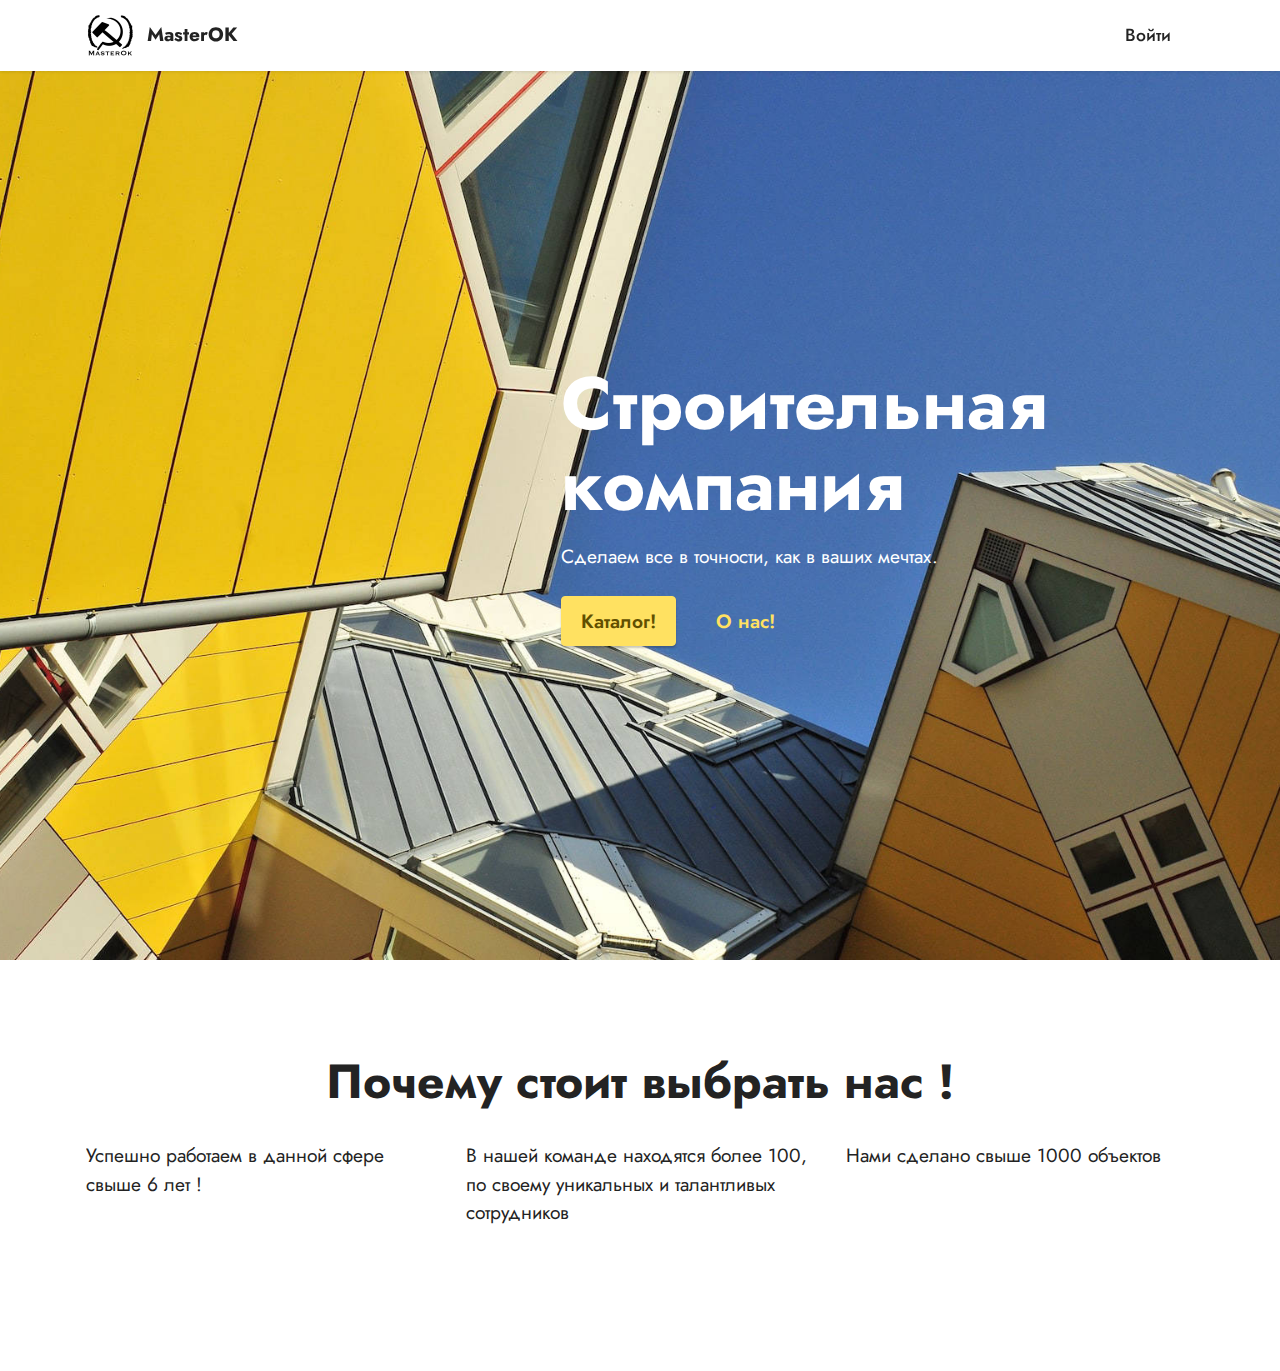
<file: index.html>
<!DOCTYPE html>
<html  >
<head>
  
  <meta charset="UTF-8">
  <meta http-equiv="X-UA-Compatible" content="IE=edge">
  <meta name="generator" content="Mobirise v5.3.10, mobirise.com">
  <meta name="viewport" content="width=device-width, initial-scale=1, minimum-scale=1">
  <link rel="shortcut icon" href="assets/images/img-361-96x96.png" type="image/x-icon">
  <meta name="description" content="">
  
  
  <title>Home</title>
  <link rel="stylesheet" href="assets/web/assets/mobirise-icons2/mobirise2.css">
  <link rel="stylesheet" href="assets/tether/tether.min.css">
  <link rel="stylesheet" href="assets/bootstrap/css/bootstrap.min.css">
  <link rel="stylesheet" href="assets/bootstrap/css/bootstrap-grid.min.css">
  <link rel="stylesheet" href="assets/bootstrap/css/bootstrap-reboot.min.css">
  <link rel="stylesheet" href="assets/dropdown/css/style.css">
  <link rel="stylesheet" href="assets/socicon/css/styles.css">
  <link rel="stylesheet" href="assets/theme/css/style.css">
  <link rel="preload" href="https://fonts.googleapis.com/css2?family=Jost:ital,wght@0,400;0,700;1,400;1,700&display=swap&display=swap" as="style" onload="this.onload=null;this.rel='stylesheet'">
  <noscript><link rel="stylesheet" href="https://fonts.googleapis.com/css2?family=Jost:ital,wght@0,400;0,700;1,400;1,700&display=swap&display=swap"></noscript>
  <link rel="preload" as="style" href="assets/mobirise/css/mbr-additional.css"><link rel="stylesheet" href="assets/mobirise/css/mbr-additional.css" type="text/css">
  
  
  
  
</head>
<body>
  
  <section class="menu menu1 cid-ty0rxI6Iwn" once="menu" id="menu1-2">
    

    <nav class="navbar navbar-dropdown navbar-fixed-top navbar-expand-lg">
        <div class="container">
            <div class="navbar-brand">
                <span class="navbar-logo">
                    <a href="index.html">
                        <img src="assets/images/img-361-96x96.png" alt="Anton" style="height: 3rem;">
                    </a>
                </span>
                <span class="navbar-caption-wrap"><a class="navbar-caption text-black text-primary display-7" href="index.html">MasterOK</a></span>
            </div>
            <button class="navbar-toggler" type="button" data-toggle="collapse" data-target="#navbarSupportedContent" aria-controls="navbarNavAltMarkup" aria-expanded="false" aria-label="Toggle navigation">
                <div class="hamburger">
                    <span></span>
                    <span></span>
                    <span></span>
                    <span></span>
                </div>
            </button>
            <div class="collapse navbar-collapse" id="navbarSupportedContent">
                <ul class="navbar-nav nav-dropdown nav-right" data-app-modern-menu="true"><li class="nav-item"><a class="nav-link link text-black text-primary display-4" href="page2.html">Войти</a>
                    </li></ul>
                
                
            </div>
        </div>
    </nav>
</section>

<section class="header5 cid-ty0njsS6IJ mbr-fullscreen" id="header5-0">

    

    

    <div class="container">
        <div class="row justify-content-end">
            <div class="col-12 col-lg-7">
                <h1 class="mbr-section-title mbr-fonts-style mbr-white mb-3 display-1"><strong>Строительная&nbsp; компания&nbsp;</strong></h1>
                
                <p class="mbr-text mbr-fonts-style mbr-white display-7">Сделаем все в точности, как в ваших мечтах.</p>
                <div class="mbr-section-btn mt-3"><a class="btn btn-warning display-7" href="page3.html">Каталог!</a>
                    <a class="btn btn-warning-outline display-7" href="page1.html" target="_blank">О нас!</a></div>
            </div>
        </div>
    </div>
</section>

<section class="features17 cid-ty63xZftC5" id="features18-5">

    

    
    <div class="container">
        <div class="mbr-section-head">
            <div class="col-12">
                <h4 class="mbr-section-title mbr-fonts-style align-center mb-0 display-2"><strong>Почему стоит выбрать нас !</strong></h4>
                
            </div>
        </div>
        <div class="row mt-4">
            <div class="col-12 col-md-6 col-lg-4">
                <div class="card-wrapper mb-4">
                    <div class="card-box align-left">
                        
                        <p class="mbr-text mbr-fonts-style mb-3 display-7">Успешно работаем в данной сфере свыше 6 лет !&nbsp;</p><div class="link-wrap">
                                <h6 class="link mbr-fonts-style align-left display-4"></h6>
                            </div>
                    </div>
                </div>
            </div>
            <div class="col-12 col-md-6 col-lg-4">
                <div class="card-wrapper mb-4">
                    <div class="card-box align-left">
                        
                        <p class="mbr-text mbr-fonts-style mb-3 display-7">В нашей команде находятся более 100, по своему уникальных и талантливых сотрудников&nbsp;</p><div class="link-wrap">
                                <h6 class="link mbr-fonts-style align-left display-4"></h6>
                            </div>
                    </div>
                </div>
            </div>
            <div class="col-12 col-md-6 col-lg-4">
                <div class="card-wrapper mb-4">
                    <div class="card-box align-left">
                        
                        <p class="mbr-text mbr-fonts-style mb-3 display-7">Нами сделано свыше 1000 объектов</p><div class="link-wrap">
                                <h6 class="link mbr-fonts-style align-left display-4"></h6>
                            </div>
                    </div>
                </div>
            </div>
            
        </div>
    </div>
</section>  
  
  
</body>
</html>
</file>
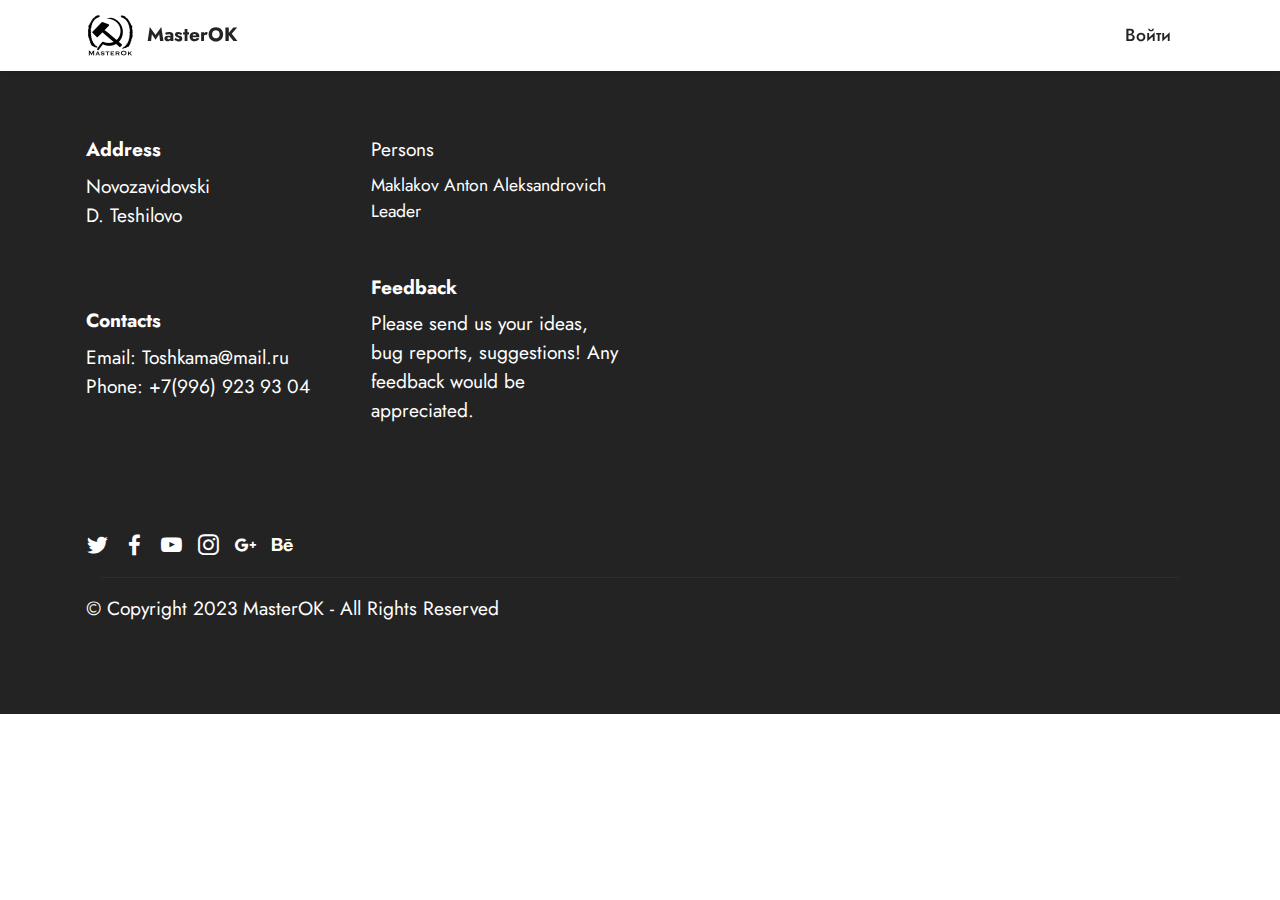
<file: page1.html>
<!DOCTYPE html>
<html  >
<head>

  <meta charset="UTF-8">
  <meta http-equiv="X-UA-Compatible" content="IE=edge">
  <meta name="generator" content="Mobirise v5.3.10, mobirise.com">
  <meta name="viewport" content="width=device-width, initial-scale=1, minimum-scale=1">
  <link rel="shortcut icon" href="assets/images/img-361-96x96.png" type="image/x-icon">
  <meta name="description" content="">
  
  
  <title>O нас !</title>
  <link rel="stylesheet" href="assets/tether/tether.min.css">
  <link rel="stylesheet" href="assets/bootstrap/css/bootstrap.min.css">
  <link rel="stylesheet" href="assets/bootstrap/css/bootstrap-grid.min.css">
  <link rel="stylesheet" href="assets/bootstrap/css/bootstrap-reboot.min.css">
  <link rel="stylesheet" href="assets/dropdown/css/style.css">
  <link rel="stylesheet" href="assets/socicon/css/styles.css">
  <link rel="stylesheet" href="assets/theme/css/style.css">
  <link rel="preload" href="https://fonts.googleapis.com/css2?family=Jost:ital,wght@0,400;0,700;1,400;1,700&display=swap&display=swap" as="style" onload="this.onload=null;this.rel='stylesheet'">
  <noscript><link rel="stylesheet" href="https://fonts.googleapis.com/css2?family=Jost:ital,wght@0,400;0,700;1,400;1,700&display=swap&display=swap"></noscript>
  <link rel="preload" as="style" href="assets/mobirise/css/mbr-additional.css"><link rel="stylesheet" href="assets/mobirise/css/mbr-additional.css" type="text/css">
  
  
  
  
</head>
<body>
  
  <section class="menu menu1 cid-ty0rxI6Iwn" once="menu" id="menu1-2">
    

    <nav class="navbar navbar-dropdown navbar-fixed-top navbar-expand-lg">
        <div class="container">
            <div class="navbar-brand">
                <span class="navbar-logo">
                    <a href="index.html">
                        <img src="assets/images/img-361-96x96.png" alt="Anton" style="height: 3rem;">
                    </a>
                </span>
                <span class="navbar-caption-wrap"><a class="navbar-caption text-black text-primary display-7" href="index.html">MasterOK</a></span>
            </div>
            <button class="navbar-toggler" type="button" data-toggle="collapse" data-target="#navbarSupportedContent" aria-controls="navbarNavAltMarkup" aria-expanded="false" aria-label="Toggle navigation">
                <div class="hamburger">
                    <span></span>
                    <span></span>
                    <span></span>
                    <span></span>
                </div>
            </button>
            <div class="collapse navbar-collapse" id="navbarSupportedContent">
                <ul class="navbar-nav nav-dropdown nav-right" data-app-modern-menu="true"><li class="nav-item"><a class="nav-link link text-black text-primary display-4" href="page2.html">Войти</a>
                    </li></ul>
                
                
            </div>
        </div>
    </nav>
</section>

<section class="footer6 cid-ty0okmnjkt" once="footers" id="footer6-1">

    

    

    <div class="container">
        <div class="row content mbr-white">
            <div class="col-12 col-md-3 mbr-fonts-style display-7">
                <h5 class="mbr-section-subtitle mbr-fonts-style mb-2 display-7">
                    <strong>Address</strong>
                </h5>
                <p class="mbr-text mbr-fonts-style display-7">Novozavidovski&nbsp;<br>D. Teshilovo</p> <br>
                <h5 class="mbr-section-subtitle mbr-fonts-style mb-2 mt-4 display-7">
                    <strong>Contacts</strong>
                </h5>
                <p class="mbr-text mbr-fonts-style mb-4 display-7">
                    Email: Toshkama@mail.ru<br>
                    Phone: +7(996) 923 93 04<br><br></p>
            </div>
            <div class="col-12 col-md-3 mbr-fonts-style display-7">
                <h5 class="mbr-section-subtitle mbr-fonts-style mb-2 display-7">Persons</h5>
                <ul class="list mbr-fonts-style mb-4 display-4">Maklakov Anton Aleksandrovich<br>Leader</ul>
                <h5 class="mbr-section-subtitle mbr-fonts-style mb-2 mt-5 display-7">
                    <strong>Feedback</strong>
                </h5>
                <p class="mbr-text mbr-fonts-style mb-4 display-7">
                    Please send us your ideas, bug reports, suggestions! Any feedback would be appreciated.
                </p>
            </div>
            <div class="col-12 col-md-6">
                <div class="google-map"><iframe frameborder="0" style="border:0" src="https://www.google.com/maps/embed?pb=!1m18!1m12!1m3!1d2198.0012865325684!2d36.44157575168506!3d56.571042835959425!2m3!1f0!2f0!3f0!3m2!1i1024!2i768!4f13.1!3m3!1m2!1s0x46b5cb09a0fa94e9%3A0xb7935eda4debd01c!2z0KLQtdGI0LjQu9C-0LLQviwg0KLQstC10YDRgdC60LDRjyDQvtCx0LsuLCAxNzEyNzA!5e0!3m2!1sru!2sru!4v1678361558744!5m2!1sru!2sru" allowfullscreen=""></iframe></div>
            </div>
            <div class="col-md-6">
                <div class="social-list align-left">
                    <div class="soc-item">
                        
                            <span class="mbr-iconfont mbr-iconfont-social socicon-twitter socicon"></span>
                        
                    </div>
                    <div class="soc-item">
                        
                            <span class="mbr-iconfont mbr-iconfont-social socicon-facebook socicon"></span>
                        
                    </div>
                    <div class="soc-item">
                        
                            <span class="mbr-iconfont mbr-iconfont-social socicon-youtube socicon"></span>
                        
                    </div>
                    <div class="soc-item">
                        
                            <span class="mbr-iconfont mbr-iconfont-social socicon-instagram socicon"></span>
                        
                    </div>
                    <div class="soc-item">
                        
                            <span class="mbr-iconfont mbr-iconfont-social socicon-googleplus socicon"></span>
                        
                    </div>
                    <div class="soc-item">
                        
                            <span class="mbr-iconfont mbr-iconfont-social socicon-behance socicon"></span>
                        
                    </div>
                </div>
            </div>
        </div>
        <div class="footer-lower">
            <div class="media-container-row">
                <div class="col-sm-12">
                    <hr>
                </div>
            </div>
            <div class="col-sm-12 copyright pl-0">
                <p class="mbr-text mbr-fonts-style mbr-white display-7">
                    © Copyright 2023 MasterOK - All Rights Reserved
                </p>
            </div>
        </div>
    </div>
</section>  
  
  
</body>
</html>
</file>
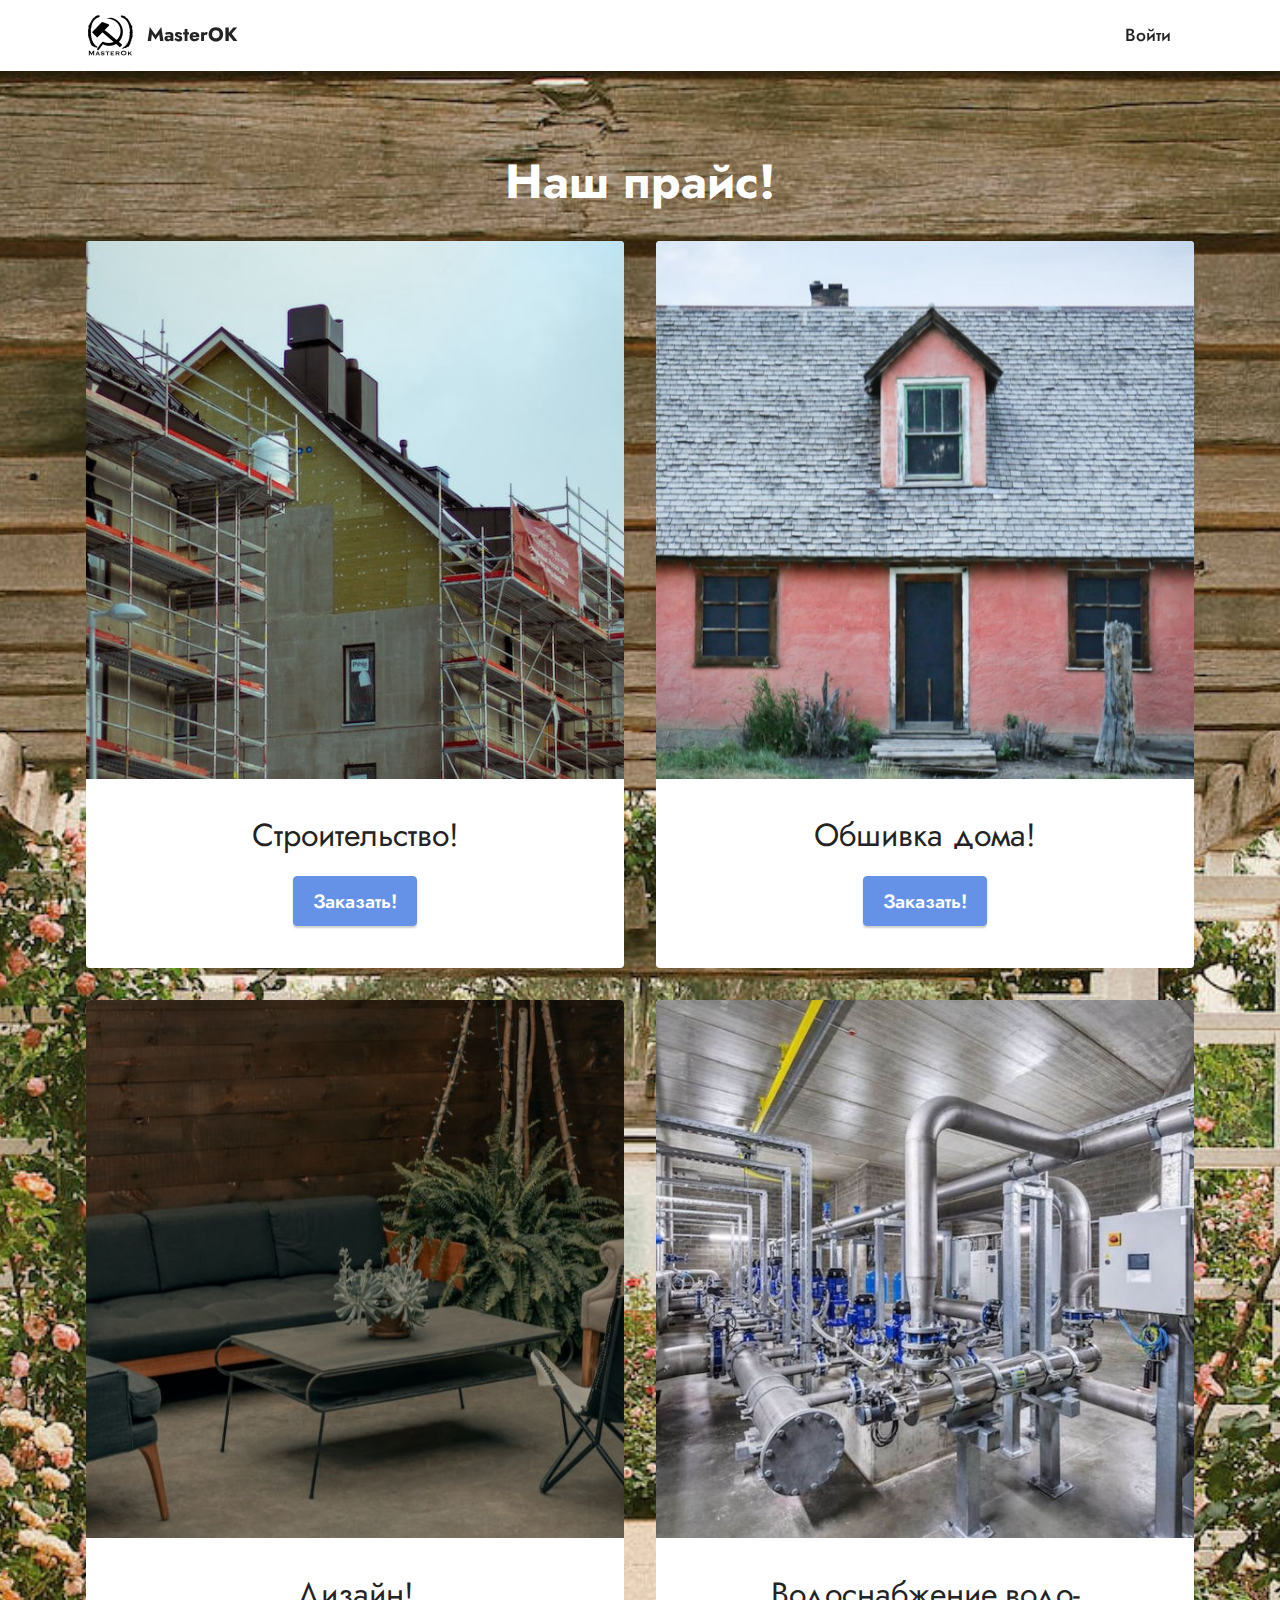
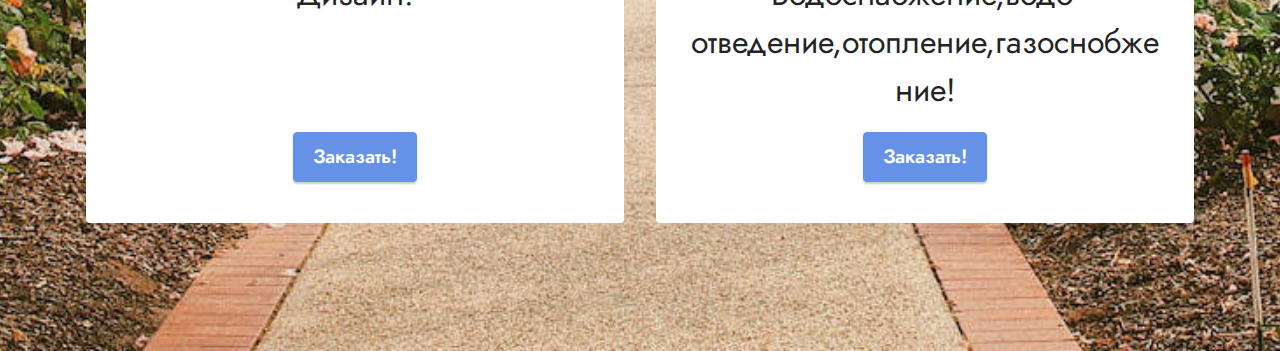
<file: page3.html>
<!DOCTYPE html>
<html  >
<head>
 
  <meta charset="UTF-8">
  <meta http-equiv="X-UA-Compatible" content="IE=edge">
  <meta name="generator" content="Mobirise v5.3.10, mobirise.com">
  <meta name="viewport" content="width=device-width, initial-scale=1, minimum-scale=1">
  <link rel="shortcut icon" href="assets/images/img-361-96x96.png" type="image/x-icon">
  <meta name="description" content="">
  
  
  <title>Katalog</title>
  <link rel="stylesheet" href="assets/tether/tether.min.css">
  <link rel="stylesheet" href="assets/bootstrap/css/bootstrap.min.css">
  <link rel="stylesheet" href="assets/bootstrap/css/bootstrap-grid.min.css">
  <link rel="stylesheet" href="assets/bootstrap/css/bootstrap-reboot.min.css">
  <link rel="stylesheet" href="assets/dropdown/css/style.css">
  <link rel="stylesheet" href="assets/socicon/css/styles.css">
  <link rel="stylesheet" href="assets/theme/css/style.css">
  <link rel="preload" href="https://fonts.googleapis.com/css2?family=Jost:ital,wght@0,400;0,700;1,400;1,700&display=swap&display=swap" as="style" onload="this.onload=null;this.rel='stylesheet'">
  <noscript><link rel="stylesheet" href="https://fonts.googleapis.com/css2?family=Jost:ital,wght@0,400;0,700;1,400;1,700&display=swap&display=swap"></noscript>
  <link rel="preload" as="style" href="assets/mobirise/css/mbr-additional.css"><link rel="stylesheet" href="assets/mobirise/css/mbr-additional.css" type="text/css">
  
  
  
  
</head>
<body>
  
  <section class="menu menu1 cid-ty0rxI6Iwn" once="menu" id="menu1-3">
    

    <nav class="navbar navbar-dropdown navbar-fixed-top navbar-expand-lg">
        <div class="container">
            <div class="navbar-brand">
                <span class="navbar-logo">
                    <a href="index.html">
                        <img src="assets/images/img-361-96x96.png" alt="Anton" style="height: 3rem;">
                    </a>
                </span>
                <span class="navbar-caption-wrap"><a class="navbar-caption text-black text-primary display-7" href="index.html">MasterOK</a></span>
            </div>
            <button class="navbar-toggler" type="button" data-toggle="collapse" data-target="#navbarSupportedContent" aria-controls="navbarNavAltMarkup" aria-expanded="false" aria-label="Toggle navigation">
                <div class="hamburger">
                    <span></span>
                    <span></span>
                    <span></span>
                    <span></span>
                </div>
            </button>
            <div class="collapse navbar-collapse" id="navbarSupportedContent">
                <ul class="navbar-nav nav-dropdown nav-right" data-app-modern-menu="true"><li class="nav-item"><a class="nav-link link text-black text-primary display-4" href="page2.html">Войти</a>
                    </li></ul>
                
                
            </div>
        </div>
    </nav>
</section>

<section class="gallery2 cid-ty0st6smGZ" id="gallery2-4">
    
    
    <div class="container">
        <div class="mbr-section-head">
            <h4 class="mbr-section-title mbr-fonts-style align-center mb-0 display-2"><strong>Наш прайс!</strong><strong><br></strong></h4>
            
        </div>
        <div class="row mt-4">
            <div class="item features-image сol-12 col-md-6 col-lg-6">
                <div class="item-wrapper">
                    <div class="item-img">
                        <img src="assets/images/mbr-720x1080.jpeg" alt="">
                    </div>
                    <div class="item-content">
                        <h5 class="item-title mbr-fonts-style display-5">Строительство!</h5>
                        
                        
                    </div>
                    <div class="mbr-section-btn item-footer mt-2"><a href="page4.html" class="btn btn-primary item-btn display-7" target="_blank">Заказать!</a></div>
                </div>
            </div>
            <div class="item features-image сol-12 col-md-6 col-lg-6">
                <div class="item-wrapper">
                    <div class="item-img">
                        <img src="assets/images/mbr-1076x717.jpeg" alt="">
                    </div>
                    <div class="item-content">
                        <h5 class="item-title mbr-fonts-style display-5">Обшивка дома!</h5>
                        
                        
                    </div>
                    <div class="mbr-section-btn item-footer mt-2"><a href="page4.html" class="btn btn-primary item-btn display-7" target="_blank">Заказать!</a></div>
                </div>
            </div>
            <div class="item features-image сol-12 col-md-6 col-lg-6">
                <div class="item-wrapper">
                    <div class="item-img">
                        <img src="assets/images/mbr-1-1076x717.jpeg" alt="">
                    </div>
                    <div class="item-content">
                        <h5 class="item-title mbr-fonts-style display-5">Дизайн!</h5>
                        
                        
                    </div>
                    <div class="mbr-section-btn item-footer mt-2"><a href="page4.html" class="btn btn-primary item-btn display-7" target="_blank">Заказать!</a></div>
                </div>
            </div>
            <div class="item features-image сol-12 col-md-6 col-lg-6">
                <div class="item-wrapper">
                    <div class="item-img">
                        <img src="assets/images/supply-1076x718.jpeg" alt="" title="">
                    </div>
                    <div class="item-content">
                        <h5 class="item-title mbr-fonts-style display-5">Водоснабжение,водо-отведение,отопление,газоснобжение!</h5>
                        
                        
                    </div>
                    <div class="mbr-section-btn item-footer mt-2"><a href="page4.html" class="btn btn-primary item-btn display-7" target="_blank">Заказать!</a></div>
                </div>
            </div>
        </div>
    </div>
</section>  
  
  
</body>
</html>
</file>
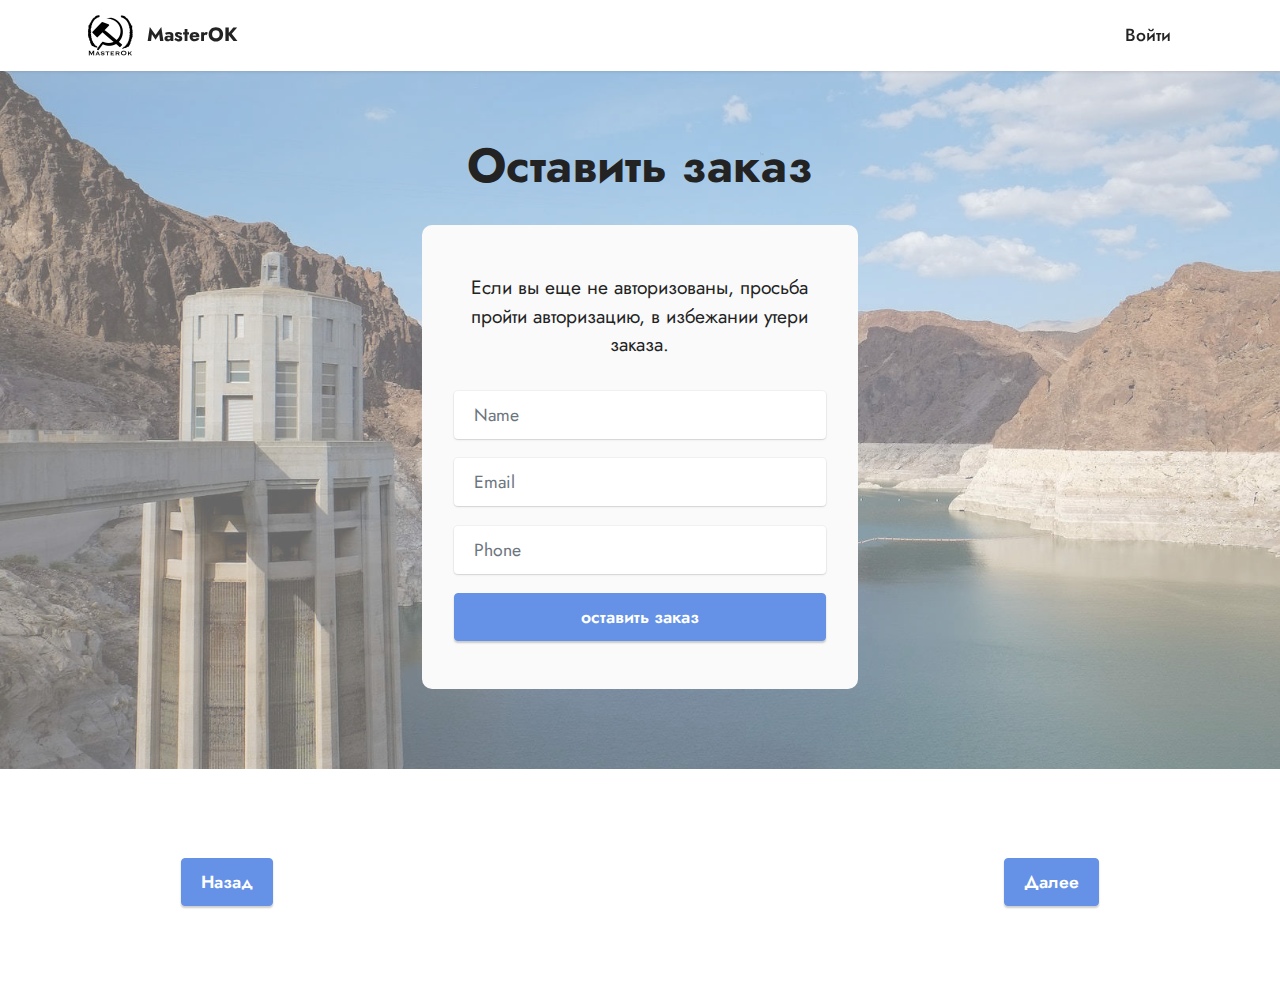
<file: page4.html>
<!DOCTYPE html>
<html  >
<head>
  
  <meta charset="UTF-8">
  <meta http-equiv="X-UA-Compatible" content="IE=edge">
  <meta name="generator" content="Mobirise v5.3.10, mobirise.com">
  <meta name="viewport" content="width=device-width, initial-scale=1, minimum-scale=1">
  <link rel="shortcut icon" href="assets/images/img-361-96x96.png" type="image/x-icon">
  <meta name="description" content="">
  
  
  <title>заказ</title>
  <link rel="stylesheet" href="assets/tether/tether.min.css">
  <link rel="stylesheet" href="assets/bootstrap/css/bootstrap.min.css">
  <link rel="stylesheet" href="assets/bootstrap/css/bootstrap-grid.min.css">
  <link rel="stylesheet" href="assets/bootstrap/css/bootstrap-reboot.min.css">
  <link rel="stylesheet" href="assets/dropdown/css/style.css">
  <link rel="stylesheet" href="assets/formstyler/jquery.formstyler.css">
  <link rel="stylesheet" href="assets/formstyler/jquery.formstyler.theme.css">
  <link rel="stylesheet" href="assets/datepicker/jquery.datetimepicker.min.css">
  <link rel="stylesheet" href="assets/socicon/css/styles.css">
  <link rel="stylesheet" href="assets/theme/css/style.css">
  <link rel="preload" href="https://fonts.googleapis.com/css2?family=Jost:ital,wght@0,400;0,700;1,400;1,700&display=swap&display=swap" as="style" onload="this.onload=null;this.rel='stylesheet'">
  <noscript><link rel="stylesheet" href="https://fonts.googleapis.com/css2?family=Jost:ital,wght@0,400;0,700;1,400;1,700&display=swap&display=swap"></noscript>
  <link rel="preload" as="style" href="assets/mobirise/css/mbr-additional.css"><link rel="stylesheet" href="assets/mobirise/css/mbr-additional.css" type="text/css">
  
  
  
  
</head>
<body>
  
  <section class="menu menu1 cid-ty0rxI6Iwn" once="menu" id="menu1-6">
    

    <nav class="navbar navbar-dropdown navbar-fixed-top navbar-expand-lg">
        <div class="container">
            <div class="navbar-brand">
                <span class="navbar-logo">
                    <a href="index.html">
                        <img src="assets/images/img-361-96x96.png" alt="Anton" style="height: 3rem;">
                    </a>
                </span>
                <span class="navbar-caption-wrap"><a class="navbar-caption text-black text-primary display-7" href="index.html">MasterOK</a></span>
            </div>
            <button class="navbar-toggler" type="button" data-toggle="collapse" data-target="#navbarSupportedContent" aria-controls="navbarNavAltMarkup" aria-expanded="false" aria-label="Toggle navigation">
                <div class="hamburger">
                    <span></span>
                    <span></span>
                    <span></span>
                    <span></span>
                </div>
            </button>
            <div class="collapse navbar-collapse" id="navbarSupportedContent">
                <ul class="navbar-nav nav-dropdown nav-right" data-app-modern-menu="true"><li class="nav-item"><a class="nav-link link text-black text-primary display-4" href="page2.html">Войти</a>
                    </li></ul>
                
                
            </div>
        </div>
    </nav>
</section>

<section class="form7 cid-ty64EthjHg" id="form7-7">
    
    <div class="mbr-overlay"></div>
    <div class="container">
        <div class="mbr-section-head">
            <h3 class="mbr-section-title mbr-fonts-style align-center mb-0 display-2"><strong>Оставить заказ</strong></h3>
            
        </div>
        <div class="row justify-content-center mt-4">
            <div class="col-lg-8 mx-auto mbr-form" data-form-type="formoid">
                <form action="https://mobirise.eu/" method="POST" class="mbr-form form-with-styler mx-auto" data-form-title="Form Name"><input type="hidden" name="email" data-form-email="true" value="m9OhFKPRrCSZ7E3HJGNCsdK8RmislGiNTUg8AVzYyZcXAOjKe7cRakTnIR3OHEMidETqMTht6dvwa8Z1chFwKVznneBnzhaiQvlHoEKRTIzydR35ECoexay/2GgXVA+l">
                    <p class="mbr-text mbr-fonts-style align-center mb-4 display-7">Если вы еще не авторизованы, просьба пройти авторизацию, в избежании утери заказа.
                    </p>
                    <div class="row">
                        <div hidden="hidden" data-form-alert="" class="alert alert-success col-12">Thanks for filling
                            out the form!</div>
                        <div hidden="hidden" data-form-alert-danger="" class="alert alert-danger col-12">Oops...! some
                            problem!</div>
                    </div>
                    <div class="dragArea row">
                        <div class="col-lg-12 col-md-12 col-sm-12 form-group" data-for="name">
                            <input type="text" name="name" placeholder="Name" data-form-field="name" class="form-control" value="" id="name-form7-7">
                        </div>
                        <div class="col-lg-12 col-md-12 col-sm-12 form-group" data-for="email">
                            <input type="email" name="email" placeholder="Email" data-form-field="email" class="form-control" value="" id="email-form7-7">
                        </div>
                        <div data-for="phone" class="col-lg-12 col-md-12 col-sm-12 form-group">
                            <input type="tel" name="phone" placeholder="Phone" data-form-field="phone" class="form-control" value="" id="phone-form7-7">
                        </div>
                        <div class="col-auto mbr-section-btn align-center"><button type="submit" class="btn btn-primary display-4">оставить заказ</button></div>
                    </div>
                </form>
            </div>
        </div>
    </div>
</section>

<section class="content12 cid-ty66i7jd6c" id="content12-a">
    
    <div class="container">
        <div class="row justify-content-center">
            <div class="col-md-12 col-lg-10">
                <div class="mbr-section-btn align-center"><a class="btn btn-primary display-4" href="page3.html">Назад</a>
                    <a class="btn btn-primary display-4" href="page5.html">Далее</a></div>
            </div>
        </div>
    </div>
</section>  
  
  
</body>
</html>
</file>
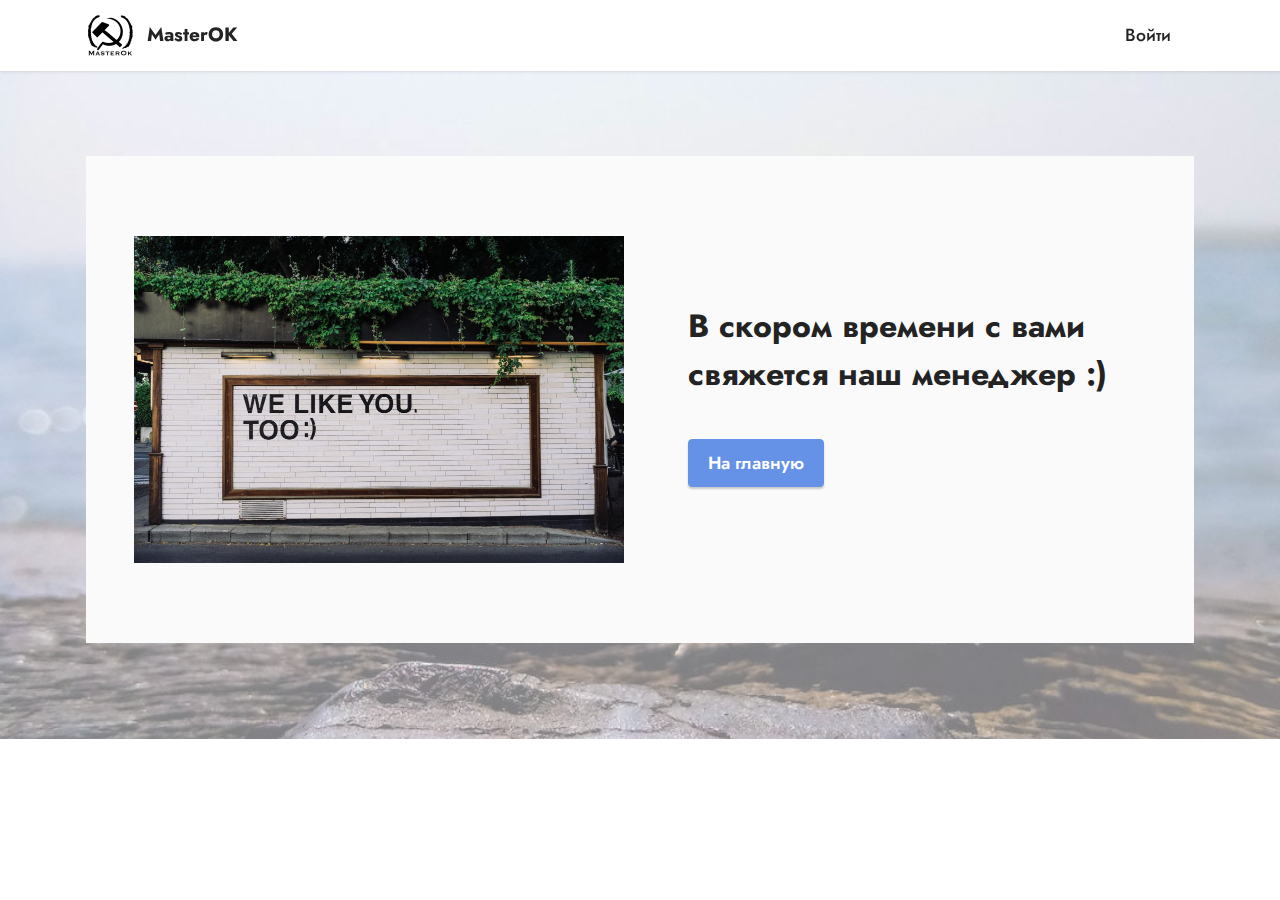
<file: page5.html>
<!DOCTYPE html>
<html  >
<head>
  
  <meta charset="UTF-8">
  <meta http-equiv="X-UA-Compatible" content="IE=edge">
  <meta name="generator" content="Mobirise v5.3.10, mobirise.com">
  <meta name="viewport" content="width=device-width, initial-scale=1, minimum-scale=1">
  <link rel="shortcut icon" href="assets/images/img-361-96x96.png" type="image/x-icon">
  <meta name="description" content="">
  
  
  <title>одобрено</title>
  <link rel="stylesheet" href="assets/tether/tether.min.css">
  <link rel="stylesheet" href="assets/bootstrap/css/bootstrap.min.css">
  <link rel="stylesheet" href="assets/bootstrap/css/bootstrap-grid.min.css">
  <link rel="stylesheet" href="assets/bootstrap/css/bootstrap-reboot.min.css">
  <link rel="stylesheet" href="assets/dropdown/css/style.css">
  <link rel="stylesheet" href="assets/socicon/css/styles.css">
  <link rel="stylesheet" href="assets/theme/css/style.css">
  <link rel="preload" href="https://fonts.googleapis.com/css2?family=Jost:ital,wght@0,400;0,700;1,400;1,700&display=swap&display=swap" as="style" onload="this.onload=null;this.rel='stylesheet'">
  <noscript><link rel="stylesheet" href="https://fonts.googleapis.com/css2?family=Jost:ital,wght@0,400;0,700;1,400;1,700&display=swap&display=swap"></noscript>
  <link rel="preload" as="style" href="assets/mobirise/css/mbr-additional.css"><link rel="stylesheet" href="assets/mobirise/css/mbr-additional.css" type="text/css">
  
  
  
  
</head>
<body>
  
  <section class="menu menu1 cid-ty0rxI6Iwn" once="menu" id="menu1-8">
    

    <nav class="navbar navbar-dropdown navbar-fixed-top navbar-expand-lg">
        <div class="container">
            <div class="navbar-brand">
                <span class="navbar-logo">
                    <a href="index.html">
                        <img src="assets/images/img-361-96x96.png" alt="Anton" style="height: 3rem;">
                    </a>
                </span>
                <span class="navbar-caption-wrap"><a class="navbar-caption text-black text-primary display-7" href="index.html">MasterOK</a></span>
            </div>
            <button class="navbar-toggler" type="button" data-toggle="collapse" data-target="#navbarSupportedContent" aria-controls="navbarNavAltMarkup" aria-expanded="false" aria-label="Toggle navigation">
                <div class="hamburger">
                    <span></span>
                    <span></span>
                    <span></span>
                    <span></span>
                </div>
            </button>
            <div class="collapse navbar-collapse" id="navbarSupportedContent">
                <ul class="navbar-nav nav-dropdown nav-right" data-app-modern-menu="true"><li class="nav-item"><a class="nav-link link text-black text-primary display-4" href="page2.html">Войти</a>
                    </li></ul>
                
                
            </div>
        </div>
    </nav>
</section>

<section class="features16 cid-ty65pxlFkP" id="features17-9">
    

    <div class="mbr-overlay" style="opacity: 0.5; background-color: rgb(255, 255, 255);">
    </div>
    <div class="container">
        <div class="content-wrapper">
            <div class="row align-items-center">
                <div class="col-12 col-lg-6">
                    <div class="image-wrapper">
                        <img src="assets/images/mbr-980x653.jpg" alt="Антон">
                    </div>
                </div>
                <div class="col-12 col-lg">
                    <div class="text-wrapper">
                        <h6 class="card-title mbr-fonts-style display-5"><strong>В скором времени с вами свяжется наш менеджер :)</strong></h6>
                        <p class="mbr-text mbr-fonts-style mb-4 display-4"></p>
                        <div class="mbr-section-btn mt-3"><a class="btn btn-primary display-4" href="index.html">На главную</a></div>
                    </div>
                </div>
            </div>
        </div>
    </div>
</section>  
  
  
</body>
</html>
</file>
<file: assets/web/assets/mobirise-icons2/mobirise2.css>
@font-face {
  font-family: 'Moririse2';
  font-display: swap;
  src:  url('mobirise2.eot?f2bix4');
  src:  url('mobirise2.eot?f2bix4#iefix') format('embedded-opentype'),
    url('mobirise2.ttf?f2bix4') format('truetype'),
    url('mobirise2.woff?f2bix4') format('woff'),
    url('mobirise2.svg?f2bix4#mobirise2') format('svg');
  font-weight: normal;
  font-style: normal;
}

[class^="mobi-"], [class*=" mobi-"] {
  /* use !important to prevent issues with browser extensions that change fonts */
  font-family: 'Moririse2' !important;
  speak: none;
  font-style: normal;
  font-weight: normal;
  font-variant: normal;
  text-transform: none;
  line-height: 1;

  /* Better Font Rendering =========== */
  -webkit-font-smoothing: antialiased;
  -moz-osx-font-smoothing: grayscale;
}

.mobi-mbri-add-submenu:before {
  content: "\e900";
}
.mobi-mbri-alert:before {
  content: "\e901";
}
.mobi-mbri-align-center:before {
  content: "\e902";
}
.mobi-mbri-align-justify:before {
  content: "\e903";
}
.mobi-mbri-align-left:before {
  content: "\e904";
}
.mobi-mbri-align-right:before {
  content: "\e905";
}
.mobi-mbri-android:before {
  content: "\e906";
}
.mobi-mbri-apple:before {
  content: "\e907";
}
.mobi-mbri-arrow-down:before {
  content: "\e908";
}
.mobi-mbri-arrow-next:before {
  content: "\e909";
}
.mobi-mbri-arrow-prev:before {
  content: "\e90a";
}
.mobi-mbri-arrow-up:before {
  content: "\e90b";
}
.mobi-mbri-bold:before {
  content: "\e90c";
}
.mobi-mbri-bookmark:before {
  content: "\e90d";
}
.mobi-mbri-bootstrap:before {
  content: "\e90e";
}
.mobi-mbri-briefcase:before {
  content: "\e90f";
}
.mobi-mbri-browse:before {
  content: "\e910";
}
.mobi-mbri-bulleted-list:before {
  content: "\e911";
}
.mobi-mbri-calendar:before {
  content: "\e912";
}
.mobi-mbri-camera:before {
  content: "\e913";
}
.mobi-mbri-cart-add:before {
  content: "\e914";
}
.mobi-mbri-cart-full:before {
  content: "\e915";
}
.mobi-mbri-cash:before {
  content: "\e916";
}
.mobi-mbri-change-style:before {
  content: "\e917";
}
.mobi-mbri-chat:before {
  content: "\e918";
}
.mobi-mbri-clock:before {
  content: "\e919";
}
.mobi-mbri-close:before {
  content: "\e91a";
}
.mobi-mbri-cloud:before {
  content: "\e91b";
}
.mobi-mbri-code:before {
  content: "\e91c";
}
.mobi-mbri-contact-form:before {
  content: "\e91d";
}
.mobi-mbri-credit-card:before {
  content: "\e91e";
}
.mobi-mbri-cursor-click:before {
  content: "\e91f";
}
.mobi-mbri-cust-feedback:before {
  content: "\e920";
}
.mobi-mbri-database:before {
  content: "\e921";
}
.mobi-mbri-delivery:before {
  content: "\e922";
}
.mobi-mbri-desktop:before {
  content: "\e923";
}
.mobi-mbri-devices:before {
  content: "\e924";
}
.mobi-mbri-down:before {
  content: "\e925";
}
.mobi-mbri-download-2:before {
  content: "\e926";
}
.mobi-mbri-download:before {
  content: "\e927";
}
.mobi-mbri-drag-n-drop-2:before {
  content: "\e928";
}
.mobi-mbri-drag-n-drop:before {
  content: "\e929";
}
.mobi-mbri-edit-2:before {
  content: "\e92a";
}
.mobi-mbri-edit:before {
  content: "\e92b";
}
.mobi-mbri-error:before {
  content: "\e92c";
}
.mobi-mbri-extension:before {
  content: "\e92d";
}
.mobi-mbri-features:before {
  content: "\e92e";
}
.mobi-mbri-file:before {
  content: "\e92f";
}
.mobi-mbri-flag:before {
  content: "\e930";
}
.mobi-mbri-folder:before {
  content: "\e931";
}
.mobi-mbri-gift:before {
  content: "\e932";
}
.mobi-mbri-github:before {
  content: "\e933";
}
.mobi-mbri-globe-2:before {
  content: "\e934";
}
.mobi-mbri-globe:before {
  content: "\e935";
}
.mobi-mbri-growing-chart:before {
  content: "\e936";
}
.mobi-mbri-hearth:before {
  content: "\e937";
}
.mobi-mbri-help:before {
  content: "\e938";
}
.mobi-mbri-home:before {
  content: "\e939";
}
.mobi-mbri-hot-cup:before {
  content: "\e93a";
}
.mobi-mbri-idea:before {
  content: "\e93b";
}
.mobi-mbri-image-gallery:before {
  content: "\e93c";
}
.mobi-mbri-image-slider:before {
  content: "\e93d";
}
.mobi-mbri-info:before {
  content: "\e93e";
}
.mobi-mbri-italic:before {
  content: "\e93f";
}
.mobi-mbri-key:before {
  content: "\e940";
}
.mobi-mbri-laptop:before {
  content: "\e941";
}
.mobi-mbri-layers:before {
  content: "\e942";
}
.mobi-mbri-left-right:before {
  content: "\e943";
}
.mobi-mbri-left:before {
  content: "\e944";
}
.mobi-mbri-letter:before {
  content: "\e945";
}
.mobi-mbri-like:before {
  content: "\e946";
}
.mobi-mbri-link:before {
  content: "\e947";
}
.mobi-mbri-lock:before {
  content: "\e948";
}
.mobi-mbri-login:before {
  content: "\e949";
}
.mobi-mbri-logout:before {
  content: "\e94a";
}
.mobi-mbri-magic-stick:before {
  content: "\e94b";
}
.mobi-mbri-map-pin:before {
  content: "\e94c";
}
.mobi-mbri-menu:before {
  content: "\e94d";
}
.mobi-mbri-mobile-2:before {
  content: "\e94e";
}
.mobi-mbri-mobile-horizontal:before {
  content: "\e94f";
}
.mobi-mbri-mobile:before {
  content: "\e950";
}
.mobi-mbri-mobirise:before {
  content: "\e951";
}
.mobi-mbri-more-horizontal:before {
  content: "\e952";
}
.mobi-mbri-more-vertical:before {
  content: "\e953";
}
.mobi-mbri-music:before {
  content: "\e954";
}
.mobi-mbri-new-file:before {
  content: "\e955";
}
.mobi-mbri-numbered-list:before {
  content: "\e956";
}
.mobi-mbri-opened-folder:before {
  content: "\e957";
}
.mobi-mbri-pages:before {
  content: "\e958";
}
.mobi-mbri-paper-plane:before {
  content: "\e959";
}
.mobi-mbri-paperclip:before {
  content: "\e95a";
}
.mobi-mbri-phone:before {
  content: "\e95b";
}
.mobi-mbri-photo:before {
  content: "\e95c";
}
.mobi-mbri-photos:before {
  content: "\e95d";
}
.mobi-mbri-pin:before {
  content: "\e95e";
}
.mobi-mbri-play:before {
  content: "\e95f";
}
.mobi-mbri-plus:before {
  content: "\e960";
}
.mobi-mbri-preview:before {
  content: "\e961";
}
.mobi-mbri-print:before {
  content: "\e962";
}
.mobi-mbri-protect:before {
  content: "\e963";
}
.mobi-mbri-question:before {
  content: "\e964";
}
.mobi-mbri-quote-left:before {
  content: "\e965";
}
.mobi-mbri-quote-right:before {
  content: "\e966";
}
.mobi-mbri-redo:before {
  content: "\e967";
}
.mobi-mbri-refresh:before {
  content: "\e968";
}
.mobi-mbri-responsive-2:before {
  content: "\e969";
}
.mobi-mbri-responsive:before {
  content: "\e96a";
}
.mobi-mbri-right:before {
  content: "\e96b";
}
.mobi-mbri-rocket:before {
  content: "\e96c";
}
.mobi-mbri-sad-face:before {
  content: "\e96d";
}
.mobi-mbri-sale:before {
  content: "\e96e";
}
.mobi-mbri-save:before {
  content: "\e96f";
}
.mobi-mbri-search:before {
  content: "\e970";
}
.mobi-mbri-setting-2:before {
  content: "\e971";
}
.mobi-mbri-setting-3:before {
  content: "\e972";
}
.mobi-mbri-setting:before {
  content: "\e973";
}
.mobi-mbri-share:before {
  content: "\e974";
}
.mobi-mbri-shopping-bag:before {
  content: "\e975";
}
.mobi-mbri-shopping-basket:before {
  content: "\e976";
}
.mobi-mbri-shopping-cart:before {
  content: "\e977";
}
.mobi-mbri-sites:before {
  content: "\e978";
}
.mobi-mbri-smile-face:before {
  content: "\e979";
}
.mobi-mbri-speed:before {
  content: "\e97a";
}
.mobi-mbri-star:before {
  content: "\e97b";
}
.mobi-mbri-success:before {
  content: "\e97c";
}
.mobi-mbri-sun:before {
  content: "\e97d";
}
.mobi-mbri-sun2:before {
  content: "\e97e";
}
.mobi-mbri-tablet-vertical:before {
  content: "\e97f";
}
.mobi-mbri-tablet:before {
  content: "\e980";
}
.mobi-mbri-target:before {
  content: "\e981";
}
.mobi-mbri-timer:before {
  content: "\e982";
}
.mobi-mbri-to-ftp:before {
  content: "\e983";
}
.mobi-mbri-to-local-drive:before {
  content: "\e984";
}
.mobi-mbri-touch-swipe:before {
  content: "\e985";
}
.mobi-mbri-touch:before {
  content: "\e986";
}
.mobi-mbri-trash:before {
  content: "\e987";
}
.mobi-mbri-underline:before {
  content: "\e988";
}
.mobi-mbri-undo:before {
  content: "\e989";
}
.mobi-mbri-unlink:before {
  content: "\e98a";
}
.mobi-mbri-unlock:before {
  content: "\e98b";
}
.mobi-mbri-up-down:before {
  content: "\e98c";
}
.mobi-mbri-up:before {
  content: "\e98d";
}
.mobi-mbri-update:before {
  content: "\e98e";
}
.mobi-mbri-upload-2:before {
  content: "\e98f";
}
.mobi-mbri-upload:before {
  content: "\e990";
}
.mobi-mbri-user-2:before {
  content: "\e991";
}
.mobi-mbri-user:before {
  content: "\e992";
}
.mobi-mbri-users:before {
  content: "\e993";
}
.mobi-mbri-video-play:before {
  content: "\e994";
}
.mobi-mbri-video:before {
  content: "\e995";
}
.mobi-mbri-watch:before {
  content: "\e996";
}
.mobi-mbri-website-theme-2:before {
  content: "\e997";
}
.mobi-mbri-website-theme:before {
  content: "\e998";
}
.mobi-mbri-wifi:before {
  content: "\e999";
}
.mobi-mbri-windows:before {
  content: "\e99a";
}
.mobi-mbri-zoom-in:before {
  content: "\e99b";
}
.mobi-mbri-zoom-out:before {
  content: "\e99c";
}
</file>
<file: assets/dropdown/css/style.css>
.navbar-dropdown {
  left: 0;
  padding: 0;
  position: absolute;
  right: 0;
  top: 0;
  transition: all 0.45s ease;
  z-index: 1030;
  background: #282828; }
  .navbar-dropdown .navbar-logo {
    margin-right: 0.8rem;
    transition: margin 0.3s ease-in-out;
    vertical-align: middle; }
    .navbar-dropdown .navbar-logo img {
      height: 3.125rem;
      transition: all 0.3s ease-in-out; }
    .navbar-dropdown .navbar-logo.mbr-iconfont {
      font-size: 3.125rem;
      line-height: 3.125rem; }
  .navbar-dropdown .navbar-caption {
    font-weight: 700;
    white-space: normal;
    vertical-align: -4px;
    line-height: 3.125rem !important; }
    .navbar-dropdown .navbar-caption, .navbar-dropdown .navbar-caption:hover {
      color: inherit;
      text-decoration: none; }
  .navbar-dropdown .mbr-iconfont + .navbar-caption {
    vertical-align: -1px; }
  .navbar-dropdown.navbar-fixed-top {
    position: fixed; }
  .navbar-dropdown .navbar-brand span {
    vertical-align: -4px; }
  .navbar-dropdown.bg-color.transparent {
    background: none; }
  .navbar-dropdown.navbar-short .navbar-brand {
    padding: 0.625rem 0; }
    .navbar-dropdown.navbar-short .navbar-brand span {
      vertical-align: -1px; }
  .navbar-dropdown.navbar-short .navbar-caption {
    line-height: 2.375rem !important;
    vertical-align: -2px; }
  .navbar-dropdown.navbar-short .navbar-logo {
    margin-right: 0.5rem; }
    .navbar-dropdown.navbar-short .navbar-logo img {
      height: 2.375rem; }
    .navbar-dropdown.navbar-short .navbar-logo.mbr-iconfont {
      font-size: 2.375rem;
      line-height: 2.375rem; }
  .navbar-dropdown.navbar-short .mbr-table-cell {
    height: 3.625rem; }
  .navbar-dropdown .navbar-close {
    left: 0.6875rem;
    position: fixed;
    top: 0.75rem;
    z-index: 1000; }
  .navbar-dropdown .hamburger-icon {
    content: "";
    display: inline-block;
    vertical-align: middle;
    width: 16px;
    -webkit-box-shadow: 0 -6px 0 1px #282828,0 0 0 1px #282828,0 6px 0 1px #282828;
    -moz-box-shadow: 0 -6px 0 1px #282828,0 0 0 1px #282828,0 6px 0 1px #282828;
    box-shadow: 0 -6px 0 1px #282828,0 0 0 1px #282828,0 6px 0 1px #282828; }

.dropdown-menu .dropdown-toggle[data-toggle="dropdown-submenu"]::after {
  border-bottom: 0.35em solid transparent;
  border-left: 0.35em solid;
  border-right: 0;
  border-top: 0.35em solid transparent;
  margin-left: 0.3rem; }

.dropdown-menu .dropdown-item:focus {
  outline: 0; }

.nav-dropdown {
  font-size: 0.75rem;
  font-weight: 500;
  height: auto !important; }
  .nav-dropdown .nav-btn {
    padding-left: 1rem; }
  .nav-dropdown .link {
    margin: .667em 1.667em;
    font-weight: 500;
    padding: 0;
    transition: color .2s ease-in-out; }
    .nav-dropdown .link.dropdown-toggle {
      margin-right: 2.583em; }
      .nav-dropdown .link.dropdown-toggle::after {
        margin-left: .25rem;
        border-top: 0.35em solid;
        border-right: 0.35em solid transparent;
        border-left: 0.35em solid transparent;
        border-bottom: 0; }
      .nav-dropdown .link.dropdown-toggle[aria-expanded="true"] {
        margin: 0;
        padding: 0.667em 3.263em  0.667em 1.667em; }
  .nav-dropdown .link::after,
  .nav-dropdown .dropdown-item::after {
    color: inherit; }
  .nav-dropdown .btn {
    font-size: 0.75rem;
    font-weight: 700;
    letter-spacing: 0;
    margin-bottom: 0;
    padding-left: 1.25rem;
    padding-right: 1.25rem; }
  .nav-dropdown .dropdown-menu {
    border-radius: 0;
    border: 0;
    left: 0;
    margin: 0;
    padding-bottom: 1.25rem;
    padding-top: 1.25rem;
    position: relative; }
  .nav-dropdown .dropdown-submenu {
    margin-left: 0.125rem;
    top: 0; }
  .nav-dropdown .dropdown-item {
    font-weight: 500;
    line-height: 2;
    padding: 0.3846em 4.615em 0.3846em 1.5385em;
    position: relative;
    transition: color .2s ease-in-out, background-color .2s ease-in-out; }
    .nav-dropdown .dropdown-item::after {
      margin-top: -0.3077em;
      position: absolute;
      right: 1.1538em;
      top: 50%; }
    .nav-dropdown .dropdown-item:focus, .nav-dropdown .dropdown-item:hover {
      background: none; }

@media (max-width: 767px) {
  .nav-dropdown.navbar-toggleable-sm {
    bottom: 0;
    display: none;
    left: 0;
    overflow-x: hidden;
    position: fixed;
    top: 0;
    transform: translateX(-100%);
    -ms-transform: translateX(-100%);
    -webkit-transform: translateX(-100%);
    width: 18.75rem;
    z-index: 999; } }
.nav-dropdown.navbar-toggleable-xl {
  bottom: 0;
  display: none;
  left: 0;
  overflow-x: hidden;
  position: fixed;
  top: 0;
  transform: translateX(-100%);
  -ms-transform: translateX(-100%);
  -webkit-transform: translateX(-100%);
  width: 18.75rem;
  z-index: 999; }

.nav-dropdown-sm {
  display: block !important;
  overflow-x: hidden;
  overflow: auto;
  padding-top: 3.875rem; }
  .nav-dropdown-sm::after {
    content: "";
    display: block;
    height: 3rem;
    width: 100%; }
  .nav-dropdown-sm.collapse.in ~ .navbar-close {
    display: block !important; }
  .nav-dropdown-sm.collapsing, .nav-dropdown-sm.collapse.in {
    transform: translateX(0);
    -ms-transform: translateX(0);
    -webkit-transform: translateX(0);
    transition: all 0.25s ease-out;
    -webkit-transition: all 0.25s ease-out;
    background: #282828; }
  .nav-dropdown-sm.collapsing[aria-expanded="false"] {
    transform: translateX(-100%);
    -ms-transform: translateX(-100%);
    -webkit-transform: translateX(-100%); }
  .nav-dropdown-sm .nav-item {
    display: block;
    margin-left: 0 !important;
    padding-left: 0; }
  .nav-dropdown-sm .link,
  .nav-dropdown-sm .dropdown-item {
    border-top: 1px dotted rgba(255, 255, 255, 0.1);
    font-size: 0.8125rem;
    line-height: 1.6;
    margin: 0 !important;
    padding: 0.875rem 2.4rem 0.875rem 1.5625rem !important;
    position: relative;
    white-space: normal; }
    .nav-dropdown-sm .link:focus, .nav-dropdown-sm .link:hover,
    .nav-dropdown-sm .dropdown-item:focus,
    .nav-dropdown-sm .dropdown-item:hover {
      background: rgba(0, 0, 0, 0.2) !important;
      color: #c0a375; }
  .nav-dropdown-sm .nav-btn {
    position: relative;
    padding: 1.5625rem 1.5625rem 0 1.5625rem; }
    .nav-dropdown-sm .nav-btn::before {
      border-top: 1px dotted rgba(255, 255, 255, 0.1);
      content: "";
      left: 0;
      position: absolute;
      top: 0;
      width: 100%; }
    .nav-dropdown-sm .nav-btn + .nav-btn {
      padding-top: 0.625rem; }
      .nav-dropdown-sm .nav-btn + .nav-btn::before {
        display: none; }
  .nav-dropdown-sm .btn {
    padding: 0.625rem 0; }
  .nav-dropdown-sm .dropdown-toggle[data-toggle="dropdown-submenu"]::after {
    margin-left: .25rem;
    border-top: 0.35em solid;
    border-right: 0.35em solid transparent;
    border-left: 0.35em solid transparent;
    border-bottom: 0; }
  .nav-dropdown-sm .dropdown-toggle[data-toggle="dropdown-submenu"][aria-expanded="true"]::after {
    border-top: 0;
    border-right: 0.35em solid transparent;
    border-left: 0.35em solid transparent;
    border-bottom: 0.35em solid; }
  .nav-dropdown-sm .dropdown-menu {
    margin: 0;
    padding: 0;
    position: relative;
    top: 0;
    left: 0;
    width: 100%;
    border: 0;
    float: none;
    border-radius: 0;
    background: none; }
  .nav-dropdown-sm .dropdown-submenu {
    left: 100%;
    margin-left: 0.125rem;
    margin-top: -1.25rem;
    top: 0; }

.navbar-toggleable-sm .nav-dropdown .dropdown-menu {
  position: absolute; }

.navbar-toggleable-sm .nav-dropdown .dropdown-submenu {
  left: 100%;
  margin-left: 0.125rem;
  margin-top: -1.25rem;
  top: 0; }

.navbar-toggleable-sm.opened .nav-dropdown .dropdown-menu {
  position: relative; }

.navbar-toggleable-sm.opened .nav-dropdown .dropdown-submenu {
  left: 0;
  margin-left: 00rem;
  margin-top: 0rem;
  top: 0; }

.is-builder .nav-dropdown.collapsing {
  transition: none !important; }

/*# sourceMappingURL=style.css.map */
</file>
<file: assets/socicon/css/styles.css>
@charset "UTF-8";

@font-face {
  font-family: 'Socicon';
  src:  url('../fonts/socicon.eot');
  src:  url('../fonts/socicon.eot?#iefix') format('embedded-opentype'),
    url('../fonts/socicon.woff2') format('woff2'),
    url('../fonts/socicon.ttf') format('truetype'),
    url('../fonts/socicon.woff') format('woff'),
    url('../fonts/socicon.svg#socicon') format('svg');
  font-weight: normal;
  font-style: normal;
  font-display: swap;
}

[data-icon]:before {
  font-family: "socicon" !important;
  content: attr(data-icon);
  font-style: normal !important;
  font-weight: normal !important;
  font-variant: normal !important;
  text-transform: none !important;
  speak: none;
  line-height: 1;
  -webkit-font-smoothing: antialiased;
  -moz-osx-font-smoothing: grayscale;
}

[class^="socicon-"], [class*=" socicon-"] {
  /* use !important to prevent issues with browser extensions that change fonts */
  font-family: 'Socicon' !important;
  speak: none;
  font-style: normal;
  font-weight: normal;
  font-variant: normal;
  text-transform: none;
  line-height: 1;

  /* Better Font Rendering =========== */
  -webkit-font-smoothing: antialiased;
  -moz-osx-font-smoothing: grayscale;
}

.socicon-eitaa:before {
  content: "\e97c";
}
.socicon-soroush:before {
  content: "\e97d";
}
.socicon-bale:before {
  content: "\e97e";
}
.socicon-zazzle:before {
  content: "\e97b";
}
.socicon-society6:before {
  content: "\e97a";
}
.socicon-redbubble:before {
  content: "\e979";
}
.socicon-avvo:before {
  content: "\e978";
}
.socicon-stitcher:before {
  content: "\e977";
}
.socicon-googlehangouts:before {
  content: "\e974";
}
.socicon-dlive:before {
  content: "\e975";
}
.socicon-vsco:before {
  content: "\e976";
}
.socicon-flipboard:before {
  content: "\e973";
}
.socicon-ubuntu:before {
  content: "\e958";
}
.socicon-artstation:before {
  content: "\e959";
}
.socicon-invision:before {
  content: "\e95a";
}
.socicon-torial:before {
  content: "\e95b";
}
.socicon-collectorz:before {
  content: "\e95c";
}
.socicon-seenthis:before {
  content: "\e95d";
}
.socicon-googleplaymusic:before {
  content: "\e95e";
}
.socicon-debian:before {
  content: "\e95f";
}
.socicon-filmfreeway:before {
  content: "\e960";
}
.socicon-gnome:before {
  content: "\e961";
}
.socicon-itchio:before {
  content: "\e962";
}
.socicon-jamendo:before {
  content: "\e963";
}
.socicon-mix:before {
  content: "\e964";
}
.socicon-sharepoint:before {
  content: "\e965";
}
.socicon-tinder:before {
  content: "\e966";
}
.socicon-windguru:before {
  content: "\e967";
}
.socicon-cdbaby:before {
  content: "\e968";
}
.socicon-elementaryos:before {
  content: "\e969";
}
.socicon-stage32:before {
  content: "\e96a";
}
.socicon-tiktok:before {
  content: "\e96b";
}
.socicon-gitter:before {
  content: "\e96c";
}
.socicon-letterboxd:before {
  content: "\e96d";
}
.socicon-threema:before {
  content: "\e96e";
}
.socicon-splice:before {
  content: "\e96f";
}
.socicon-metapop:before {
  content: "\e970";
}
.socicon-naver:before {
  content: "\e971";
}
.socicon-remote:before {
  content: "\e972";
}
.socicon-internet:before {
  content: "\e957";
}
.socicon-moddb:before {
  content: "\e94b";
}
.socicon-indiedb:before {
  content: "\e94c";
}
.socicon-traxsource:before {
  content: "\e94d";
}
.socicon-gamefor:before {
  content: "\e94e";
}
.socicon-pixiv:before {
  content: "\e94f";
}
.socicon-myanimelist:before {
  content: "\e950";
}
.socicon-blackberry:before {
  content: "\e951";
}
.socicon-wickr:before {
  content: "\e952";
}
.socicon-spip:before {
  content: "\e953";
}
.socicon-napster:before {
  content: "\e954";
}
.socicon-beatport:before {
  content: "\e955";
}
.socicon-hackerone:before {
  content: "\e956";
}
.socicon-hackernews:before {
  content: "\e946";
}
.socicon-smashwords:before {
  content: "\e947";
}
.socicon-kobo:before {
  content: "\e948";
}
.socicon-bookbub:before {
  content: "\e949";
}
.socicon-mailru:before {
  content: "\e94a";
}
.socicon-gitlab:before {
  content: "\e945";
}
.socicon-instructables:before {
  content: "\e944";
}
.socicon-portfolio:before {
  content: "\e943";
}
.socicon-codered:before {
  content: "\e940";
}
.socicon-origin:before {
  content: "\e941";
}
.socicon-nextdoor:before {
  content: "\e942";
}
.socicon-udemy:before {
  content: "\e93f";
}
.socicon-livemaster:before {
  content: "\e93e";
}
.socicon-crunchbase:before {
  content: "\e93b";
}
.socicon-homefy:before {
  content: "\e93c";
}
.socicon-calendly:before {
  content: "\e93d";
}
.socicon-realtor:before {
  content: "\e90f";
}
.socicon-tidal:before {
  content: "\e910";
}
.socicon-qobuz:before {
  content: "\e911";
}
.socicon-natgeo:before {
  content: "\e912";
}
.socicon-mastodon:before {
  content: "\e913";
}
.socicon-unsplash:before {
  content: "\e914";
}
.socicon-homeadvisor:before {
  content: "\e915";
}
.socicon-angieslist:before {
  content: "\e916";
}
.socicon-codepen:before {
  content: "\e917";
}
.socicon-slack:before {
  content: "\e918";
}
.socicon-openaigym:before {
  content: "\e919";
}
.socicon-logmein:before {
  content: "\e91a";
}
.socicon-fiverr:before {
  content: "\e91b";
}
.socicon-gotomeeting:before {
  content: "\e91c";
}
.socicon-aliexpress:before {
  content: "\e91d";
}
.socicon-guru:before {
  content: "\e91e";
}
.socicon-appstore:before {
  content: "\e91f";
}
.socicon-homes:before {
  content: "\e920";
}
.socicon-zoom:before {
  content: "\e921";
}
.socicon-alibaba:before {
  content: "\e922";
}
.socicon-craigslist:before {
  content: "\e923";
}
.socicon-wix:before {
  content: "\e924";
}
.socicon-redfin:before {
  content: "\e925";
}
.socicon-googlecalendar:before {
  content: "\e926";
}
.socicon-shopify:before {
  content: "\e927";
}
.socicon-freelancer:before {
  content: "\e928";
}
.socicon-seedrs:before {
  content: "\e929";
}
.socicon-bing:before {
  content: "\e92a";
}
.socicon-doodle:before {
  content: "\e92b";
}
.socicon-bonanza:before {
  content: "\e92c";
}
.socicon-squarespace:before {
  content: "\e92d";
}
.socicon-toptal:before {
  content: "\e92e";
}
.socicon-gust:before {
  content: "\e92f";
}
.socicon-ask:before {
  content: "\e930";
}
.socicon-trulia:before {
  content: "\e931";
}
.socicon-loomly:before {
  content: "\e932";
}
.socicon-ghost:before {
  content: "\e933";
}
.socicon-upwork:before {
  content: "\e934";
}
.socicon-fundable:before {
  content: "\e935";
}
.socicon-booking:before {
  content: "\e936";
}
.socicon-googlemaps:before {
  content: "\e937";
}
.socicon-zillow:before {
  content: "\e938";
}
.socicon-niconico:before {
  content: "\e939";
}
.socicon-toneden:before {
  content: "\e93a";
}
.socicon-augment:before {
  content: "\e908";
}
.socicon-bitbucket:before {
  content: "\e909";
}
.socicon-fyuse:before {
  content: "\e90a";
}
.socicon-yt-gaming:before {
  content: "\e90b";
}
.socicon-sketchfab:before {
  content: "\e90c";
}
.socicon-mobcrush:before {
  content: "\e90d";
}
.socicon-microsoft:before {
  content: "\e90e";
}
.socicon-pandora:before {
  content: "\e907";
}
.socicon-messenger:before {
  content: "\e906";
}
.socicon-gamewisp:before {
  content: "\e905";
}
.socicon-bloglovin:before {
  content: "\e904";
}
.socicon-tunein:before {
  content: "\e903";
}
.socicon-gamejolt:before {
  content: "\e901";
}
.socicon-trello:before {
  content: "\e902";
}
.socicon-spreadshirt:before {
  content: "\e900";
}
.socicon-500px:before {
  content: "\e000";
}
.socicon-8tracks:before {
  content: "\e001";
}
.socicon-airbnb:before {
  content: "\e002";
}
.socicon-alliance:before {
  content: "\e003";
}
.socicon-amazon:before {
  content: "\e004";
}
.socicon-amplement:before {
  content: "\e005";
}
.socicon-android:before {
  content: "\e006";
}
.socicon-angellist:before {
  content: "\e007";
}
.socicon-apple:before {
  content: "\e008";
}
.socicon-appnet:before {
  content: "\e009";
}
.socicon-baidu:before {
  content: "\e00a";
}
.socicon-bandcamp:before {
  content: "\e00b";
}
.socicon-battlenet:before {
  content: "\e00c";
}
.socicon-mixer:before {
  content: "\e00d";
}
.socicon-bebee:before {
  content: "\e00e";
}
.socicon-bebo:before {
  content: "\e00f";
}
.socicon-behance:before {
  content: "\e010";
}
.socicon-blizzard:before {
  content: "\e011";
}
.socicon-blogger:before {
  content: "\e012";
}
.socicon-buffer:before {
  content: "\e013";
}
.socicon-chrome:before {
  content: "\e014";
}
.socicon-coderwall:before {
  content: "\e015";
}
.socicon-curse:before {
  content: "\e016";
}
.socicon-dailymotion:before {
  content: "\e017";
}
.socicon-deezer:before {
  content: "\e018";
}
.socicon-delicious:before {
  content: "\e019";
}
.socicon-deviantart:before {
  content: "\e01a";
}
.socicon-diablo:before {
  content: "\e01b";
}
.socicon-digg:before {
  content: "\e01c";
}
.socicon-discord:before {
  content: "\e01d";
}
.socicon-disqus:before {
  content: "\e01e";
}
.socicon-douban:before {
  content: "\e01f";
}
.socicon-draugiem:before {
  content: "\e020";
}
.socicon-dribbble:before {
  content: "\e021";
}
.socicon-drupal:before {
  content: "\e022";
}
.socicon-ebay:before {
  content: "\e023";
}
.socicon-ello:before {
  content: "\e024";
}
.socicon-endomodo:before {
  content: "\e025";
}
.socicon-envato:before {
  content: "\e026";
}
.socicon-etsy:before {
  content: "\e027";
}
.socicon-facebook:before {
  content: "\e028";
}
.socicon-feedburner:before {
  content: "\e029";
}
.socicon-filmweb:before {
  content: "\e02a";
}
.socicon-firefox:before {
  content: "\e02b";
}
.socicon-flattr:before {
  content: "\e02c";
}
.socicon-flickr:before {
  content: "\e02d";
}
.socicon-formulr:before {
  content: "\e02e";
}
.socicon-forrst:before {
  content: "\e02f";
}
.socicon-foursquare:before {
  content: "\e030";
}
.socicon-friendfeed:before {
  content: "\e031";
}
.socicon-github:before {
  content: "\e032";
}
.socicon-goodreads:before {
  content: "\e033";
}
.socicon-google:before {
  content: "\e034";
}
.socicon-googlescholar:before {
  content: "\e035";
}
.socicon-googlegroups:before {
  content: "\e036";
}
.socicon-googlephotos:before {
  content: "\e037";
}
.socicon-googleplus:before {
  content: "\e038";
}
.socicon-grooveshark:before {
  content: "\e039";
}
.socicon-hackerrank:before {
  content: "\e03a";
}
.socicon-hearthstone:before {
  content: "\e03b";
}
.socicon-hellocoton:before {
  content: "\e03c";
}
.socicon-heroes:before {
  content: "\e03d";
}
.socicon-smashcast:before {
  content: "\e03e";
}
.socicon-horde:before {
  content: "\e03f";
}
.socicon-houzz:before {
  content: "\e040";
}
.socicon-icq:before {
  content: "\e041";
}
.socicon-identica:before {
  content: "\e042";
}
.socicon-imdb:before {
  content: "\e043";
}
.socicon-instagram:before {
  content: "\e044";
}
.socicon-issuu:before {
  content: "\e045";
}
.socicon-istock:before {
  content: "\e046";
}
.socicon-itunes:before {
  content: "\e047";
}
.socicon-keybase:before {
  content: "\e048";
}
.socicon-lanyrd:before {
  content: "\e049";
}
.socicon-lastfm:before {
  content: "\e04a";
}
.socicon-line:before {
  content: "\e04b";
}
.socicon-linkedin:before {
  content: "\e04c";
}
.socicon-livejournal:before {
  content: "\e04d";
}
.socicon-lyft:before {
  content: "\e04e";
}
.socicon-macos:before {
  content: "\e04f";
}
.socicon-mail:before {
  content: "\e050";
}
.socicon-medium:before {
  content: "\e051";
}
.socicon-meetup:before {
  content: "\e052";
}
.socicon-mixcloud:before {
  content: "\e053";
}
.socicon-modelmayhem:before {
  content: "\e054";
}
.socicon-mumble:before {
  content: "\e055";
}
.socicon-myspace:before {
  content: "\e056";
}
.socicon-newsvine:before {
  content: "\e057";
}
.socicon-nintendo:before {
  content: "\e058";
}
.socicon-npm:before {
  content: "\e059";
}
.socicon-odnoklassniki:before {
  content: "\e05a";
}
.socicon-openid:before {
  content: "\e05b";
}
.socicon-opera:before {
  content: "\e05c";
}
.socicon-outlook:before {
  content: "\e05d";
}
.socicon-overwatch:before {
  content: "\e05e";
}
.socicon-patreon:before {
  content: "\e05f";
}
.socicon-paypal:before {
  content: "\e060";
}
.socicon-periscope:before {
  content: "\e061";
}
.socicon-persona:before {
  content: "\e062";
}
.socicon-pinterest:before {
  content: "\e063";
}
.socicon-play:before {
  content: "\e064";
}
.socicon-player:before {
  content: "\e065";
}
.socicon-playstation:before {
  content: "\e066";
}
.socicon-pocket:before {
  content: "\e067";
}
.socicon-qq:before {
  content: "\e068";
}
.socicon-quora:before {
  content: "\e069";
}
.socicon-raidcall:before {
  content: "\e06a";
}
.socicon-ravelry:before {
  content: "\e06b";
}
.socicon-reddit:before {
  content: "\e06c";
}
.socicon-renren:before {
  content: "\e06d";
}
.socicon-researchgate:before {
  content: "\e06e";
}
.socicon-residentadvisor:before {
  content: "\e06f";
}
.socicon-reverbnation:before {
  content: "\e070";
}
.socicon-rss:before {
  content: "\e071";
}
.socicon-sharethis:before {
  content: "\e072";
}
.socicon-skype:before {
  content: "\e073";
}
.socicon-slideshare:before {
  content: "\e074";
}
.socicon-smugmug:before {
  content: "\e075";
}
.socicon-snapchat:before {
  content: "\e076";
}
.socicon-songkick:before {
  content: "\e077";
}
.socicon-soundcloud:before {
  content: "\e078";
}
.socicon-spotify:before {
  content: "\e079";
}
.socicon-stackexchange:before {
  content: "\e07a";
}
.socicon-stackoverflow:before {
  content: "\e07b";
}
.socicon-starcraft:before {
  content: "\e07c";
}
.socicon-stayfriends:before {
  content: "\e07d";
}
.socicon-steam:before {
  content: "\e07e";
}
.socicon-storehouse:before {
  content: "\e07f";
}
.socicon-strava:before {
  content: "\e080";
}
.socicon-streamjar:before {
  content: "\e081";
}
.socicon-stumbleupon:before {
  content: "\e082";
}
.socicon-swarm:before {
  content: "\e083";
}
.socicon-teamspeak:before {
  content: "\e084";
}
.socicon-teamviewer:before {
  content: "\e085";
}
.socicon-technorati:before {
  content: "\e086";
}
.socicon-telegram:before {
  content: "\e087";
}
.socicon-tripadvisor:before {
  content: "\e088";
}
.socicon-tripit:before {
  content: "\e089";
}
.socicon-triplej:before {
  content: "\e08a";
}
.socicon-tumblr:before {
  content: "\e08b";
}
.socicon-twitch:before {
  content: "\e08c";
}
.socicon-twitter:before {
  content: "\e08d";
}
.socicon-uber:before {
  content: "\e08e";
}
.socicon-ventrilo:before {
  content: "\e08f";
}
.socicon-viadeo:before {
  content: "\e090";
}
.socicon-viber:before {
  content: "\e091";
}
.socicon-viewbug:before {
  content: "\e092";
}
.socicon-vimeo:before {
  content: "\e093";
}
.socicon-vine:before {
  content: "\e094";
}
.socicon-vkontakte:before {
  content: "\e095";
}
.socicon-warcraft:before {
  content: "\e096";
}
.socicon-wechat:before {
  content: "\e097";
}
.socicon-weibo:before {
  content: "\e098";
}
.socicon-whatsapp:before {
  content: "\e099";
}
.socicon-wikipedia:before {
  content: "\e09a";
}
.socicon-windows:before {
  content: "\e09b";
}
.socicon-wordpress:before {
  content: "\e09c";
}
.socicon-wykop:before {
  content: "\e09d";
}
.socicon-xbox:before {
  content: "\e09e";
}
.socicon-xing:before {
  content: "\e09f";
}
.socicon-yahoo:before {
  content: "\e0a0";
}
.socicon-yammer:before {
  content: "\e0a1";
}
.socicon-yandex:before {
  content: "\e0a2";
}
.socicon-yelp:before {
  content: "\e0a3";
}
.socicon-younow:before {
  content: "\e0a4";
}
.socicon-youtube:before {
  content: "\e0a5";
}
.socicon-zapier:before {
  content: "\e0a6";
}
.socicon-zerply:before {
  content: "\e0a7";
}
.socicon-zomato:before {
  content: "\e0a8";
}
.socicon-zynga:before {
  content: "\e0a9";
}
</file>
<file: assets/theme/css/style.css>
@charset "UTF-8";
section {
  background-color: #ffffff;
}

body {
  font-style: normal;
  line-height: 1.5;
  font-weight: 400;
  color: #232323;
  position: relative;
}

section,
.container,
.container-fluid {
  position: relative;
  word-wrap: break-word;
}

a.mbr-iconfont:hover {
  text-decoration: none;
}

.article .lead p,
.article .lead ul,
.article .lead ol,
.article .lead pre,
.article .lead blockquote {
  margin-bottom: 0;
}

a {
  font-style: normal;
  font-weight: 400;
  cursor: pointer;
}
a, a:hover {
  text-decoration: none;
}

.mbr-section-title {
  font-style: normal;
  line-height: 1.3;
}

.mbr-section-subtitle {
  line-height: 1.3;
}

.mbr-text {
  font-style: normal;
  line-height: 1.7;
}

h1,
h2,
h3,
h4,
h5,
h6,
.display-1,
.display-2,
.display-4,
.display-5,
.display-7,
span,
p,
a {
  line-height: 1;
  word-break: break-word;
  word-wrap: break-word;
  font-weight: 400;
}

b,
strong {
  font-weight: bold;
}

input:-webkit-autofill, input:-webkit-autofill:hover, input:-webkit-autofill:focus, input:-webkit-autofill:active {
  transition-delay: 9999s;
  -webkit-transition-property: background-color, color;
  transition-property: background-color, color;
}

textarea[type=hidden] {
  display: none;
}

section {
  background-position: 50% 50%;
  background-repeat: no-repeat;
  background-size: cover;
}
section .mbr-background-video,
section .mbr-background-video-preview {
  position: absolute;
  bottom: 0;
  left: 0;
  right: 0;
  top: 0;
}

.hidden {
  visibility: hidden;
}

.mbr-z-index20 {
  z-index: 20;
}

/*! Base colors */
.mbr-white {
  color: #ffffff;
}

.mbr-black {
  color: #111111;
}

.mbr-bg-white {
  background-color: #ffffff;
}

.mbr-bg-black {
  background-color: #000000;
}

/*! Text-aligns */
.align-left {
  text-align: left;
}

.align-center {
  text-align: center;
}

.align-right {
  text-align: right;
}

/*! Font-weight  */
.mbr-light {
  font-weight: 300;
}

.mbr-regular {
  font-weight: 400;
}

.mbr-semibold {
  font-weight: 500;
}

.mbr-bold {
  font-weight: 700;
}

/*! Media  */
.media-content {
  flex-basis: 100%;
}

.media-container-row {
  display: flex;
  flex-direction: row;
  flex-wrap: wrap;
  justify-content: center;
  align-content: center;
  align-items: start;
}
.media-container-row .media-size-item {
  width: 400px;
}

.media-container-column {
  display: flex;
  flex-direction: column;
  flex-wrap: wrap;
  justify-content: center;
  align-content: center;
  align-items: stretch;
}
.media-container-column > * {
  width: 100%;
}

@media (min-width: 992px) {
  .media-container-row {
    flex-wrap: nowrap;
  }
}
figure {
  margin-bottom: 0;
  overflow: hidden;
}

figure[mbr-media-size] {
  transition: width 0.1s;
}

img,
iframe {
  display: block;
  width: 100%;
}

.card {
  background-color: transparent;
  border: none;
}

.card-box {
  width: 100%;
}

.card-img {
  text-align: center;
  flex-shrink: 0;
  -webkit-flex-shrink: 0;
}

.media {
  max-width: 100%;
  margin: 0 auto;
}

.mbr-figure {
  align-self: center;
}

.media-container > div {
  max-width: 100%;
}

.mbr-figure img,
.card-img img {
  width: 100%;
}

@media (max-width: 991px) {
  .media-size-item {
    width: auto !important;
  }

  .media {
    width: auto;
  }

  .mbr-figure {
    width: 100% !important;
  }
}
/*! Buttons */
.mbr-section-btn {
  margin-left: -0.6rem;
  margin-right: -0.6rem;
  font-size: 0;
}

.btn {
  font-weight: 600;
  border-width: 1px;
  font-style: normal;
  margin: 0.6rem 0.6rem;
  white-space: normal;
  transition: all 0.2s ease-in-out;
  display: inline-flex;
  align-items: center;
  justify-content: center;
  word-break: break-word;
}

.btn-sm {
  font-weight: 600;
  letter-spacing: 0px;
  transition: all 0.3s ease-in-out;
}

.btn-md {
  font-weight: 600;
  letter-spacing: 0px;
  transition: all 0.3s ease-in-out;
}

.btn-lg {
  font-weight: 600;
  letter-spacing: 0px;
  transition: all 0.3s ease-in-out;
}

.btn-form {
  margin: 0;
}
.btn-form:hover {
  cursor: pointer;
}

nav .mbr-section-btn {
  margin-left: 0rem;
  margin-right: 0rem;
}

/*! Btn icon margin */
.btn .mbr-iconfont,
.btn.btn-sm .mbr-iconfont {
  order: 1;
  cursor: pointer;
  margin-left: 0.5rem;
  vertical-align: sub;
}

.btn.btn-md .mbr-iconfont,
.btn.btn-md .mbr-iconfont {
  margin-left: 0.8rem;
}

.mbr-regular {
  font-weight: 400;
}

.mbr-semibold {
  font-weight: 500;
}

.mbr-bold {
  font-weight: 700;
}

[type=submit] {
  -webkit-appearance: none;
}

/*! Full-screen */
.mbr-fullscreen .mbr-overlay {
  min-height: 100vh;
}

.mbr-fullscreen {
  display: flex;
  display: -moz-flex;
  display: -ms-flex;
  display: -o-flex;
  align-items: center;
  min-height: 100vh;
  padding-top: 3rem;
  padding-bottom: 3rem;
}

/*! Map */
.map {
  height: 25rem;
  position: relative;
}
.map iframe {
  width: 100%;
  height: 100%;
}

/*! Scroll to top arrow */
.mbr-arrow-up {
  bottom: 25px;
  right: 90px;
  position: fixed;
  text-align: right;
  z-index: 5000;
  color: #ffffff;
  font-size: 22px;
}

.mbr-arrow-up a {
  background: rgba(0, 0, 0, 0.2);
  border-radius: 50%;
  color: #fff;
  display: inline-block;
  height: 60px;
  width: 60px;
  border: 2px solid #fff;
  outline-style: none !important;
  position: relative;
  text-decoration: none;
  transition: all 0.3s ease-in-out;
  cursor: pointer;
  text-align: center;
}
.mbr-arrow-up a:hover {
  background-color: rgba(0, 0, 0, 0.4);
}
.mbr-arrow-up a i {
  line-height: 60px;
}

.mbr-arrow-up-icon {
  display: block;
  color: #fff;
}

.mbr-arrow-up-icon::before {
  content: "›";
  display: inline-block;
  font-family: serif;
  font-size: 22px;
  line-height: 1;
  font-style: normal;
  position: relative;
  top: 6px;
  left: -4px;
  transform: rotate(-90deg);
}

/*! Arrow Down */
.mbr-arrow {
  position: absolute;
  bottom: 45px;
  left: 50%;
  width: 60px;
  height: 60px;
  cursor: pointer;
  background-color: rgba(80, 80, 80, 0.5);
  border-radius: 50%;
  transform: translateX(-50%);
}
@media (max-width: 767px) {
  .mbr-arrow {
    display: none;
  }
}
.mbr-arrow > a {
  display: inline-block;
  text-decoration: none;
  outline-style: none;
  -webkit-animation: arrowdown 1.7s ease-in-out infinite;
          animation: arrowdown 1.7s ease-in-out infinite;
  color: #ffffff;
}
.mbr-arrow > a > i {
  position: absolute;
  top: -2px;
  left: 15px;
  font-size: 2rem;
}

#scrollToTop a i::before {
  content: "";
  position: absolute;
  display: block;
  border-bottom: 2.5px solid #fff;
  border-left: 2.5px solid #fff;
  width: 27.8%;
  height: 27.8%;
  left: 50%;
  top: 51%;
  transform: translateY(-30%) translateX(-50%) rotate(135deg);
}

@keyframes arrowdown {
  0% {
    transform: translateY(0px);
  }
  50% {
    transform: translateY(-5px);
  }
  100% {
    transform: translateY(0px);
  }
}
@-webkit-keyframes arrowdown {
  0% {
    transform: translateY(0px);
  }
  50% {
    transform: translateY(-5px);
  }
  100% {
    transform: translateY(0px);
  }
}
@media (max-width: 500px) {
  .mbr-arrow-up {
    left: 0;
    right: 0;
    text-align: center;
  }
}
/*Gradients animation*/
@keyframes gradient-animation {
  from {
    background-position: 0% 100%;
    -webkit-animation-timing-function: ease-in-out;
            animation-timing-function: ease-in-out;
  }
  to {
    background-position: 100% 0%;
    -webkit-animation-timing-function: ease-in-out;
            animation-timing-function: ease-in-out;
  }
}
@-webkit-keyframes gradient-animation {
  from {
    background-position: 0% 100%;
    -webkit-animation-timing-function: ease-in-out;
            animation-timing-function: ease-in-out;
  }
  to {
    background-position: 100% 0%;
    -webkit-animation-timing-function: ease-in-out;
            animation-timing-function: ease-in-out;
  }
}
.bg-gradient {
  background-size: 200% 200%;
  animation: gradient-animation 5s infinite alternate;
  -webkit-animation: gradient-animation 5s infinite alternate;
}

.menu .navbar-brand {
  display: -webkit-flex;
}
.menu .navbar-brand span {
  display: flex;
  display: -webkit-flex;
}
.menu .navbar-brand .navbar-caption-wrap {
  display: -webkit-flex;
}
.menu .navbar-brand .navbar-logo img {
  display: -webkit-flex;
  width: auto;
}
@media (min-width: 768px) and (max-width: 991px) {
  .menu .navbar-toggleable-sm .navbar-nav {
    display: -ms-flexbox;
  }
}
@media (max-width: 991px) {
  .menu .navbar-collapse {
    max-height: 93.5vh;
  }
  .menu .navbar-collapse.show {
    overflow: auto;
  }
}
@media (min-width: 992px) {
  .menu .navbar-nav.nav-dropdown {
    display: -webkit-flex;
  }
  .menu .navbar-toggleable-sm .navbar-collapse {
    display: -webkit-flex !important;
  }
  .menu .collapsed .navbar-collapse {
    max-height: 93.5vh;
  }
  .menu .collapsed .navbar-collapse.show {
    overflow: auto;
  }
}
@media (max-width: 767px) {
  .menu .navbar-collapse {
    max-height: 80vh;
  }
}

.nav-link .mbr-iconfont {
  margin-right: 0.5rem;
}

.navbar {
  display: -webkit-flex;
  -webkit-flex-wrap: wrap;
  -webkit-align-items: center;
  -webkit-justify-content: space-between;
}

.navbar-collapse {
  -webkit-flex-basis: 100%;
  -webkit-flex-grow: 1;
  -webkit-align-items: center;
}

.nav-dropdown .link {
  padding: 0.667em 1.667em !important;
  margin: 0 !important;
}

.nav {
  display: -webkit-flex;
  -webkit-flex-wrap: wrap;
}

.row {
  display: -webkit-flex;
  -webkit-flex-wrap: wrap;
}

.justify-content-center {
  -webkit-justify-content: center;
}

.form-inline {
  display: -webkit-flex;
}

.card-wrapper {
  -webkit-flex: 1;
}

.carousel-control {
  z-index: 10;
  display: -webkit-flex;
}

.carousel-controls {
  display: -webkit-flex;
}

.media {
  display: -webkit-flex;
}

.form-group:focus {
  outline: none;
}

.jq-selectbox__select {
  padding: 7px 0;
  position: relative;
}

.jq-selectbox__dropdown {
  overflow: hidden;
  border-radius: 10px;
  position: absolute;
  top: 100%;
  left: 0 !important;
  width: 100% !important;
}

.jq-selectbox__trigger-arrow {
  right: 0;
  transform: translateY(-50%);
}

.jq-selectbox li {
  padding: 1.07em 0.5em;
}

input[type=range] {
  padding-left: 0 !important;
  padding-right: 0 !important;
}

.modal-dialog,
.modal-content {
  height: 100%;
}

.modal-dialog .carousel-inner {
  height: calc(100vh - 1.75rem);
}
@media (max-width: 575px) {
  .modal-dialog .carousel-inner {
    height: calc(100vh - 1rem);
  }
}

.carousel-item {
  text-align: center;
}

.carousel-item img {
  margin: auto;
}

.navbar-toggler {
  align-self: flex-start;
  padding: 0.25rem 0.75rem;
  font-size: 1.25rem;
  line-height: 1;
  background: transparent;
  border: 1px solid transparent;
  border-radius: 0.25rem;
}

.navbar-toggler:focus,
.navbar-toggler:hover {
  text-decoration: none;
}

.navbar-toggler-icon {
  display: inline-block;
  width: 1.5em;
  height: 1.5em;
  vertical-align: middle;
  content: "";
  background: no-repeat center center;
  background-size: 100% 100%;
}

.navbar-toggler-left {
  position: absolute;
  left: 1rem;
}

.navbar-toggler-right {
  position: absolute;
  right: 1rem;
}

.card-img {
  width: auto;
}

.menu .navbar.collapsed:not(.beta-menu) {
  flex-direction: column;
}

.carousel-item.active,
.carousel-item-next,
.carousel-item-prev {
  display: flex;
}

.note-air-layout .dropup .dropdown-menu,
.note-air-layout .navbar-fixed-bottom .dropdown .dropdown-menu {
  bottom: initial !important;
}

html,
body {
  height: auto;
  min-height: 100vh;
}

.dropup .dropdown-toggle::after {
  display: none;
}

.form-asterisk {
  font-family: initial;
  position: absolute;
  top: -2px;
  font-weight: normal;
}

.form-control-label {
  position: relative;
  cursor: pointer;
  margin-bottom: 0.357em;
  padding: 0;
}

.alert {
  color: #ffffff;
  border-radius: 0;
  border: 0;
  font-size: 1.1rem;
  line-height: 1.5;
  margin-bottom: 1.875rem;
  padding: 1.25rem;
  position: relative;
  text-align: center;
}
.alert.alert-form::after {
  background-color: inherit;
  bottom: -7px;
  content: "";
  display: block;
  height: 14px;
  left: 50%;
  margin-left: -7px;
  position: absolute;
  transform: rotate(45deg);
  width: 14px;
}

.form-control {
  background-color: #ffffff;
  background-clip: border-box;
  color: #232323;
  line-height: 1rem !important;
  height: auto;
  padding: 0.6rem 1.2rem;
  transition: border-color 0.25s ease 0s;
  border: 1px solid transparent !important;
  border-radius: 4px;
  box-shadow: rgba(0, 0, 0, 0.07) 0px 1px 1px 0px, rgba(0, 0, 0, 0.07) 0px 1px 3px 0px, rgba(0, 0, 0, 0.03) 0px 0px 0px 1px;
}
.form-active .form-control:invalid {
  border-color: red;
}

form .row {
  margin-left: -0.6rem;
  margin-right: -0.6rem;
}
form .row [class*=col] {
  padding-left: 0.6rem;
  padding-right: 0.6rem;
}

form .mbr-section-btn {
  margin: 0;
  padding-left: 0.6rem;
  padding-right: 0.6rem;
}

form .btn {
  display: flex;
  padding: 0.6rem 1.2rem;
  margin: 0;
}

form .form-check-input {
  margin-top: 0.5;
}

textarea.form-control {
  line-height: 1.5rem !important;
}

.form-group {
  margin-bottom: 1.2rem;
}

.form-control,
form .btn {
  min-height: 48px;
}

.gdpr-block label span.textGDPR input[name=gdpr] {
  top: 7px;
}

.form-control:focus {
  box-shadow: none;
}

:focus {
  outline: none;
}

.mbr-overlay {
  background-color: #000;
  bottom: 0;
  left: 0;
  opacity: 0.5;
  position: absolute;
  right: 0;
  top: 0;
  z-index: 0;
  pointer-events: none;
}

blockquote {
  font-style: italic;
  padding: 3rem;
  font-size: 1.09rem;
  position: relative;
  border-left: 3px solid;
}

ul,
ol,
pre,
blockquote {
  margin-bottom: 2.3125rem;
}

.mt-4 {
  margin-top: 2rem !important;
}

.mb-4 {
  margin-bottom: 2rem !important;
}

@media (min-width: 992px) {
  .container {
    padding-left: 16px;
    padding-right: 16px;
  }

  .row {
    margin-left: -16px;
    margin-right: -16px;
  }
  .row > [class*=col] {
    padding-left: 16px;
    padding-right: 16px;
  }
}
@media (min-width: 768px) {
  .container-fluid {
    padding-left: 32px;
    padding-right: 32px;
  }
}
@media (min-width: 768px) and (max-width: 991px) {
  .mbr-container {
    padding-left: 32px;
    padding-right: 32px;
  }
}
@media (max-width: 767px) {
  .mbr-container {
    padding-left: 16px;
    padding-right: 16px;
  }
}
.card-wrapper,
.item-wrapper {
  overflow: hidden;
}

.app-video-wrapper > img {
  opacity: 1;
}.engine {
	position: absolute;
	text-indent: -2400px;
	text-align: center;
	padding: 0;
	top: 0;
	left: -2400px;
}
</file>
<file: assets/mobirise/css/mbr-additional.css>
body {
  font-family: Jost;
}
.display-1 {
  font-family: 'Jost', sans-serif;
  font-size: 4.6rem;
  line-height: 1.1;
}
.display-1 > .mbr-iconfont {
  font-size: 5.75rem;
}
.display-2 {
  font-family: 'Jost', sans-serif;
  font-size: 3rem;
  line-height: 1.1;
}
.display-2 > .mbr-iconfont {
  font-size: 3.75rem;
}
.display-4 {
  font-family: 'Jost', sans-serif;
  font-size: 1.1rem;
  line-height: 1.5;
}
.display-4 > .mbr-iconfont {
  font-size: 1.375rem;
}
.display-5 {
  font-family: 'Jost', sans-serif;
  font-size: 2rem;
  line-height: 1.5;
}
.display-5 > .mbr-iconfont {
  font-size: 2.5rem;
}
.display-7 {
  font-family: 'Jost', sans-serif;
  font-size: 1.2rem;
  line-height: 1.5;
}
.display-7 > .mbr-iconfont {
  font-size: 1.5rem;
}
/* ---- Fluid typography for mobile devices ---- */
/* 1.4 - font scale ratio ( bootstrap == 1.42857 ) */
/* 100vw - current viewport width */
/* (48 - 20)  48 == 48rem == 768px, 20 == 20rem == 320px(minimal supported viewport) */
/* 0.65 - min scale variable, may vary */
@media (max-width: 992px) {
  .display-1 {
    font-size: 3.68rem;
  }
}
@media (max-width: 768px) {
  .display-1 {
    font-size: 3.22rem;
    font-size: calc( 2.26rem + (4.6 - 2.26) * ((100vw - 20rem) / (48 - 20)));
    line-height: calc( 1.1 * (2.26rem + (4.6 - 2.26) * ((100vw - 20rem) / (48 - 20))));
  }
  .display-2 {
    font-size: 2.4rem;
    font-size: calc( 1.7rem + (3 - 1.7) * ((100vw - 20rem) / (48 - 20)));
    line-height: calc( 1.3 * (1.7rem + (3 - 1.7) * ((100vw - 20rem) / (48 - 20))));
  }
  .display-4 {
    font-size: 0.88rem;
    font-size: calc( 1.0350000000000001rem + (1.1 - 1.0350000000000001) * ((100vw - 20rem) / (48 - 20)));
    line-height: calc( 1.4 * (1.0350000000000001rem + (1.1 - 1.0350000000000001) * ((100vw - 20rem) / (48 - 20))));
  }
  .display-5 {
    font-size: 1.6rem;
    font-size: calc( 1.35rem + (2 - 1.35) * ((100vw - 20rem) / (48 - 20)));
    line-height: calc( 1.4 * (1.35rem + (2 - 1.35) * ((100vw - 20rem) / (48 - 20))));
  }
  .display-7 {
    font-size: 0.96rem;
    font-size: calc( 1.07rem + (1.2 - 1.07) * ((100vw - 20rem) / (48 - 20)));
    line-height: calc( 1.4 * (1.07rem + (1.2 - 1.07) * ((100vw - 20rem) / (48 - 20))));
  }
}
/* Buttons */
.btn {
  padding: 0.6rem 1.2rem;
  border-radius: 4px;
}
.btn-sm {
  padding: 0.6rem 1.2rem;
  border-radius: 4px;
}
.btn-md {
  padding: 0.6rem 1.2rem;
  border-radius: 4px;
}
.btn-lg {
  padding: 1rem 2.6rem;
  border-radius: 4px;
}
.bg-primary {
  background-color: #6592e6 !important;
}
.bg-success {
  background-color: #40b0bf !important;
}
.bg-info {
  background-color: #47b5ed !important;
}
.bg-warning {
  background-color: #ffe161 !important;
}
.bg-danger {
  background-color: #ff9966 !important;
}
.btn-primary,
.btn-primary:active {
  background-color: #6592e6 !important;
  border-color: #6592e6 !important;
  color: #ffffff !important;
  box-shadow: 0 2px 2px 0 rgba(0, 0, 0, 0.2);
}
.btn-primary:hover,
.btn-primary:focus,
.btn-primary.focus,
.btn-primary.active {
  color: #ffffff !important;
  background-color: #2260d2 !important;
  border-color: #2260d2 !important;
  box-shadow: 0 2px 5px 0 rgba(0, 0, 0, 0.2);
}
.btn-primary.disabled,
.btn-primary:disabled {
  color: #ffffff !important;
  background-color: #2260d2 !important;
  border-color: #2260d2 !important;
}
.btn-secondary,
.btn-secondary:active {
  background-color: #ff6666 !important;
  border-color: #ff6666 !important;
  color: #ffffff !important;
  box-shadow: 0 2px 2px 0 rgba(0, 0, 0, 0.2);
}
.btn-secondary:hover,
.btn-secondary:focus,
.btn-secondary.focus,
.btn-secondary.active {
  color: #ffffff !important;
  background-color: #ff0f0f !important;
  border-color: #ff0f0f !important;
  box-shadow: 0 2px 5px 0 rgba(0, 0, 0, 0.2);
}
.btn-secondary.disabled,
.btn-secondary:disabled {
  color: #ffffff !important;
  background-color: #ff0f0f !important;
  border-color: #ff0f0f !important;
}
.btn-info,
.btn-info:active {
  background-color: #47b5ed !important;
  border-color: #47b5ed !important;
  color: #ffffff !important;
  box-shadow: 0 2px 2px 0 rgba(0, 0, 0, 0.2);
}
.btn-info:hover,
.btn-info:focus,
.btn-info.focus,
.btn-info.active {
  color: #ffffff !important;
  background-color: #148cca !important;
  border-color: #148cca !important;
  box-shadow: 0 2px 5px 0 rgba(0, 0, 0, 0.2);
}
.btn-info.disabled,
.btn-info:disabled {
  color: #ffffff !important;
  background-color: #148cca !important;
  border-color: #148cca !important;
}
.btn-success,
.btn-success:active {
  background-color: #40b0bf !important;
  border-color: #40b0bf !important;
  color: #ffffff !important;
  box-shadow: 0 2px 2px 0 rgba(0, 0, 0, 0.2);
}
.btn-success:hover,
.btn-success:focus,
.btn-success.focus,
.btn-success.active {
  color: #ffffff !important;
  background-color: #2a747e !important;
  border-color: #2a747e !important;
  box-shadow: 0 2px 5px 0 rgba(0, 0, 0, 0.2);
}
.btn-success.disabled,
.btn-success:disabled {
  color: #ffffff !important;
  background-color: #2a747e !important;
  border-color: #2a747e !important;
}
.btn-warning,
.btn-warning:active {
  background-color: #ffe161 !important;
  border-color: #ffe161 !important;
  color: #614f00 !important;
  box-shadow: 0 2px 2px 0 rgba(0, 0, 0, 0.2);
}
.btn-warning:hover,
.btn-warning:focus,
.btn-warning.focus,
.btn-warning.active {
  color: #0a0800 !important;
  background-color: #ffd10a !important;
  border-color: #ffd10a !important;
  box-shadow: 0 2px 5px 0 rgba(0, 0, 0, 0.2);
}
.btn-warning.disabled,
.btn-warning:disabled {
  color: #614f00 !important;
  background-color: #ffd10a !important;
  border-color: #ffd10a !important;
}
.btn-danger,
.btn-danger:active {
  background-color: #ff9966 !important;
  border-color: #ff9966 !important;
  color: #ffffff !important;
  box-shadow: 0 2px 2px 0 rgba(0, 0, 0, 0.2);
}
.btn-danger:hover,
.btn-danger:focus,
.btn-danger.focus,
.btn-danger.active {
  color: #ffffff !important;
  background-color: #ff5f0f !important;
  border-color: #ff5f0f !important;
  box-shadow: 0 2px 5px 0 rgba(0, 0, 0, 0.2);
}
.btn-danger.disabled,
.btn-danger:disabled {
  color: #ffffff !important;
  background-color: #ff5f0f !important;
  border-color: #ff5f0f !important;
}
.btn-white,
.btn-white:active {
  background-color: #fafafa !important;
  border-color: #fafafa !important;
  color: #7a7a7a !important;
  box-shadow: 0 2px 2px 0 rgba(0, 0, 0, 0.2);
}
.btn-white:hover,
.btn-white:focus,
.btn-white.focus,
.btn-white.active {
  color: #4f4f4f !important;
  background-color: #cfcfcf !important;
  border-color: #cfcfcf !important;
  box-shadow: 0 2px 5px 0 rgba(0, 0, 0, 0.2);
}
.btn-white.disabled,
.btn-white:disabled {
  color: #7a7a7a !important;
  background-color: #cfcfcf !important;
  border-color: #cfcfcf !important;
}
.btn-black,
.btn-black:active {
  background-color: #232323 !important;
  border-color: #232323 !important;
  color: #ffffff !important;
  box-shadow: 0 2px 2px 0 rgba(0, 0, 0, 0.2);
}
.btn-black:hover,
.btn-black:focus,
.btn-black.focus,
.btn-black.active {
  color: #ffffff !important;
  background-color: #000000 !important;
  border-color: #000000 !important;
  box-shadow: 0 2px 5px 0 rgba(0, 0, 0, 0.2);
}
.btn-black.disabled,
.btn-black:disabled {
  color: #ffffff !important;
  background-color: #000000 !important;
  border-color: #000000 !important;
}
.btn-primary-outline,
.btn-primary-outline:active {
  background-color: transparent !important;
  border-color: transparent;
  color: #6592e6;
}
.btn-primary-outline:hover,
.btn-primary-outline:focus,
.btn-primary-outline.focus,
.btn-primary-outline.active {
  color: #2260d2 !important;
  background-color: transparent!important;
  border-color: transparent!important;
  box-shadow: none!important;
}
.btn-primary-outline.disabled,
.btn-primary-outline:disabled {
  color: #ffffff !important;
  background-color: #6592e6 !important;
  border-color: #6592e6 !important;
}
.btn-secondary-outline,
.btn-secondary-outline:active {
  background-color: transparent !important;
  border-color: transparent;
  color: #ff6666;
}
.btn-secondary-outline:hover,
.btn-secondary-outline:focus,
.btn-secondary-outline.focus,
.btn-secondary-outline.active {
  color: #ff0f0f !important;
  background-color: transparent!important;
  border-color: transparent!important;
  box-shadow: none!important;
}
.btn-secondary-outline.disabled,
.btn-secondary-outline:disabled {
  color: #ffffff !important;
  background-color: #ff6666 !important;
  border-color: #ff6666 !important;
}
.btn-info-outline,
.btn-info-outline:active {
  background-color: transparent !important;
  border-color: transparent;
  color: #47b5ed;
}
.btn-info-outline:hover,
.btn-info-outline:focus,
.btn-info-outline.focus,
.btn-info-outline.active {
  color: #148cca !important;
  background-color: transparent!important;
  border-color: transparent!important;
  box-shadow: none!important;
}
.btn-info-outline.disabled,
.btn-info-outline:disabled {
  color: #ffffff !important;
  background-color: #47b5ed !important;
  border-color: #47b5ed !important;
}
.btn-success-outline,
.btn-success-outline:active {
  background-color: transparent !important;
  border-color: transparent;
  color: #40b0bf;
}
.btn-success-outline:hover,
.btn-success-outline:focus,
.btn-success-outline.focus,
.btn-success-outline.active {
  color: #2a747e !important;
  background-color: transparent!important;
  border-color: transparent!important;
  box-shadow: none!important;
}
.btn-success-outline.disabled,
.btn-success-outline:disabled {
  color: #ffffff !important;
  background-color: #40b0bf !important;
  border-color: #40b0bf !important;
}
.btn-warning-outline,
.btn-warning-outline:active {
  background-color: transparent !important;
  border-color: transparent;
  color: #ffe161;
}
.btn-warning-outline:hover,
.btn-warning-outline:focus,
.btn-warning-outline.focus,
.btn-warning-outline.active {
  color: #ffd10a !important;
  background-color: transparent!important;
  border-color: transparent!important;
  box-shadow: none!important;
}
.btn-warning-outline.disabled,
.btn-warning-outline:disabled {
  color: #614f00 !important;
  background-color: #ffe161 !important;
  border-color: #ffe161 !important;
}
.btn-danger-outline,
.btn-danger-outline:active {
  background-color: transparent !important;
  border-color: transparent;
  color: #ff9966;
}
.btn-danger-outline:hover,
.btn-danger-outline:focus,
.btn-danger-outline.focus,
.btn-danger-outline.active {
  color: #ff5f0f !important;
  background-color: transparent!important;
  border-color: transparent!important;
  box-shadow: none!important;
}
.btn-danger-outline.disabled,
.btn-danger-outline:disabled {
  color: #ffffff !important;
  background-color: #ff9966 !important;
  border-color: #ff9966 !important;
}
.btn-black-outline,
.btn-black-outline:active {
  background-color: transparent !important;
  border-color: transparent;
  color: #232323;
}
.btn-black-outline:hover,
.btn-black-outline:focus,
.btn-black-outline.focus,
.btn-black-outline.active {
  color: #000000 !important;
  background-color: transparent!important;
  border-color: transparent!important;
  box-shadow: none!important;
}
.btn-black-outline.disabled,
.btn-black-outline:disabled {
  color: #ffffff !important;
  background-color: #232323 !important;
  border-color: #232323 !important;
}
.btn-white-outline,
.btn-white-outline:active {
  background-color: transparent !important;
  border-color: transparent;
  color: #fafafa;
}
.btn-white-outline:hover,
.btn-white-outline:focus,
.btn-white-outline.focus,
.btn-white-outline.active {
  color: #cfcfcf !important;
  background-color: transparent!important;
  border-color: transparent!important;
  box-shadow: none!important;
}
.btn-white-outline.disabled,
.btn-white-outline:disabled {
  color: #7a7a7a !important;
  background-color: #fafafa !important;
  border-color: #fafafa !important;
}
.text-primary {
  color: #6592e6 !important;
}
.text-secondary {
  color: #ff6666 !important;
}
.text-success {
  color: #40b0bf !important;
}
.text-info {
  color: #47b5ed !important;
}
.text-warning {
  color: #ffe161 !important;
}
.text-danger {
  color: #ff9966 !important;
}
.text-white {
  color: #fafafa !important;
}
.text-black {
  color: #232323 !important;
}
a.text-primary:hover,
a.text-primary:focus,
a.text-primary.active {
  color: #205ac5 !important;
}
a.text-secondary:hover,
a.text-secondary:focus,
a.text-secondary.active {
  color: #ff0000 !important;
}
a.text-success:hover,
a.text-success:focus,
a.text-success.active {
  color: #266a73 !important;
}
a.text-info:hover,
a.text-info:focus,
a.text-info.active {
  color: #1283bc !important;
}
a.text-warning:hover,
a.text-warning:focus,
a.text-warning.active {
  color: #facb00 !important;
}
a.text-danger:hover,
a.text-danger:focus,
a.text-danger.active {
  color: #ff5500 !important;
}
a.text-white:hover,
a.text-white:focus,
a.text-white.active {
  color: #c7c7c7 !important;
}
a.text-black:hover,
a.text-black:focus,
a.text-black.active {
  color: #000000 !important;
}
a[class*="text-"]:not(.nav-link):not(.dropdown-item):not([role]):not(.navbar-caption) {
  position: relative;
  background-image: transparent;
  background-size: 10000px 2px;
  background-repeat: no-repeat;
  background-position: 0px 1.2em;
  background-position: -10000px 1.2em;
}
a[class*="text-"]:not(.nav-link):not(.dropdown-item):not([role]):not(.navbar-caption):hover {
  transition: background-position 2s ease-in-out;
  background-image: linear-gradient(currentColor 50%, currentColor 50%);
  background-position: 0px 1.2em;
}
.nav-tabs .nav-link.active {
  color: #6592e6;
}
.nav-tabs .nav-link:not(.active) {
  color: #232323;
}
.alert-success {
  background-color: #70c770;
}
.alert-info {
  background-color: #47b5ed;
}
.alert-warning {
  background-color: #ffe161;
}
.alert-danger {
  background-color: #ff9966;
}
.mbr-gallery-filter li.active .btn {
  background-color: #6592e6;
  border-color: #6592e6;
  color: #ffffff;
}
.mbr-gallery-filter li.active .btn:focus {
  box-shadow: none;
}
a,
a:hover {
  color: #6592e6;
}
.mbr-plan-header.bg-primary .mbr-plan-subtitle,
.mbr-plan-header.bg-primary .mbr-plan-price-desc {
  color: #ffffff;
}
.mbr-plan-header.bg-success .mbr-plan-subtitle,
.mbr-plan-header.bg-success .mbr-plan-price-desc {
  color: #a0d8df;
}
.mbr-plan-header.bg-info .mbr-plan-subtitle,
.mbr-plan-header.bg-info .mbr-plan-price-desc {
  color: #ffffff;
}
.mbr-plan-header.bg-warning .mbr-plan-subtitle,
.mbr-plan-header.bg-warning .mbr-plan-price-desc {
  color: #ffffff;
}
.mbr-plan-header.bg-danger .mbr-plan-subtitle,
.mbr-plan-header.bg-danger .mbr-plan-price-desc {
  color: #ffffff;
}
/* Scroll to top button*/
.scrollToTop_wraper {
  display: none;
}
.form-control {
  font-family: 'Jost', sans-serif;
  font-size: 1.1rem;
  line-height: 1.5;
  font-weight: 400;
}
.form-control > .mbr-iconfont {
  font-size: 1.375rem;
}
.form-control:hover,
.form-control:focus {
  box-shadow: rgba(0, 0, 0, 0.07) 0px 1px 1px 0px, rgba(0, 0, 0, 0.07) 0px 1px 3px 0px, rgba(0, 0, 0, 0.03) 0px 0px 0px 1px;
  border-color: #6592e6 !important;
}
.form-control:-webkit-input-placeholder {
  font-family: 'Jost', sans-serif;
  font-size: 1.1rem;
  line-height: 1.5;
  font-weight: 400;
}
.form-control:-webkit-input-placeholder > .mbr-iconfont {
  font-size: 1.375rem;
}
blockquote {
  border-color: #6592e6;
}
/* Forms */
.jq-selectbox li:hover,
.jq-selectbox li.selected {
  background-color: #6592e6;
  color: #ffffff;
}
.jq-number__spin {
  transition: 0.25s ease;
}
.jq-number__spin:hover {
  border-color: #6592e6;
}
.jq-selectbox .jq-selectbox__trigger-arrow,
.jq-number__spin.minus:after,
.jq-number__spin.plus:after {
  transition: 0.4s;
  border-top-color: #353535;
  border-bottom-color: #353535;
}
.jq-selectbox:hover .jq-selectbox__trigger-arrow,
.jq-number__spin.minus:hover:after,
.jq-number__spin.plus:hover:after {
  border-top-color: #6592e6;
  border-bottom-color: #6592e6;
}
.xdsoft_datetimepicker .xdsoft_calendar td.xdsoft_default,
.xdsoft_datetimepicker .xdsoft_calendar td.xdsoft_current,
.xdsoft_datetimepicker .xdsoft_timepicker .xdsoft_time_box > div > div.xdsoft_current {
  color: #ffffff !important;
  background-color: #6592e6 !important;
  box-shadow: none !important;
}
.xdsoft_datetimepicker .xdsoft_calendar td:hover,
.xdsoft_datetimepicker .xdsoft_timepicker .xdsoft_time_box > div > div:hover {
  color: #000000 !important;
  background: #ff6666 !important;
  box-shadow: none !important;
}
.lazy-bg {
  background-image: none !important;
}
.lazy-placeholder:not(section),
.lazy-none {
  display: block;
  position: relative;
  padding-bottom: 56.25%;
  width: 100%;
  height: auto;
}
iframe.lazy-placeholder,
.lazy-placeholder:after {
  content: '';
  position: absolute;
  width: 200px;
  height: 200px;
  background: transparent no-repeat center;
  background-size: contain;
  top: 50%;
  left: 50%;
  transform: translateX(-50%) translateY(-50%);
  background-image: url("data:image/svg+xml;charset=UTF-8,%3csvg width='32' height='32' viewBox='0 0 64 64' xmlns='http://www.w3.org/2000/svg' stroke='%236592e6' %3e%3cg fill='none' fill-rule='evenodd'%3e%3cg transform='translate(16 16)' stroke-width='2'%3e%3ccircle stroke-opacity='.5' cx='16' cy='16' r='16'/%3e%3cpath d='M32 16c0-9.94-8.06-16-16-16'%3e%3canimateTransform attributeName='transform' type='rotate' from='0 16 16' to='360 16 16' dur='1s' repeatCount='indefinite'/%3e%3c/path%3e%3c/g%3e%3c/g%3e%3c/svg%3e");
}
section.lazy-placeholder:after {
  opacity: 0.5;
}
body {
  overflow-x: hidden;
}
a {
  transition: color 0.6s;
}
.cid-ty0njsS6IJ {
  background-image: url("../../../assets/images/mbr-1626x1080.jpg");
}
.cid-ty0rxI6Iwn {
  z-index: 1000;
  width: 100%;
  position: relative;
  min-height: 60px;
}
.cid-ty0rxI6Iwn nav.navbar {
  position: fixed;
}
.cid-ty0rxI6Iwn .dropdown-item:before {
  font-family: Moririse2 !important;
  content: "\e966";
  display: inline-block;
  width: 0;
  position: absolute;
  left: 1rem;
  top: 0.5rem;
  margin-right: 0.5rem;
  line-height: 1;
  font-size: inherit;
  vertical-align: middle;
  text-align: center;
  overflow: hidden;
  transform: scale(0, 1);
  transition: all 0.25s ease-in-out;
}
.cid-ty0rxI6Iwn .dropdown-menu {
  padding: 0;
  border-radius: 4px;
  box-shadow: 0 1px 3px 0 rgba(0, 0, 0, 0.1);
}
.cid-ty0rxI6Iwn .dropdown-item {
  border-bottom: 1px solid #e6e6e6;
}
.cid-ty0rxI6Iwn .dropdown-item:hover,
.cid-ty0rxI6Iwn .dropdown-item:focus {
  background: #6592e6 !important;
  color: white !important;
}
.cid-ty0rxI6Iwn .dropdown-item:first-child {
  border-top-left-radius: 4px;
  border-top-right-radius: 4px;
}
.cid-ty0rxI6Iwn .dropdown-item:last-child {
  border-bottom: none;
  border-bottom-left-radius: 4px;
  border-bottom-right-radius: 4px;
}
.cid-ty0rxI6Iwn .nav-dropdown .link {
  padding: 0 0.3em !important;
  margin: 0.667em 1em !important;
}
.cid-ty0rxI6Iwn .nav-dropdown .link.dropdown-toggle::after {
  margin-left: 0.5rem;
  margin-top: 0.2rem;
}
.cid-ty0rxI6Iwn .nav-link {
  position: relative;
}
.cid-ty0rxI6Iwn .container {
  display: flex;
  margin: auto;
}
.cid-ty0rxI6Iwn .iconfont-wrapper {
  color: #000000 !important;
  font-size: 1.5rem;
  padding-right: 0.5rem;
}
.cid-ty0rxI6Iwn .dropdown-menu,
.cid-ty0rxI6Iwn .navbar.opened {
  background: #ffffff !important;
}
.cid-ty0rxI6Iwn .nav-item:focus,
.cid-ty0rxI6Iwn .nav-link:focus {
  outline: none;
}
.cid-ty0rxI6Iwn .dropdown .dropdown-menu .dropdown-item {
  width: auto;
  transition: all 0.25s ease-in-out;
}
.cid-ty0rxI6Iwn .dropdown .dropdown-menu .dropdown-item::after {
  right: 0.5rem;
}
.cid-ty0rxI6Iwn .dropdown .dropdown-menu .dropdown-item .mbr-iconfont {
  margin-right: 0.5rem;
  vertical-align: sub;
}
.cid-ty0rxI6Iwn .dropdown .dropdown-menu .dropdown-item .mbr-iconfont:before {
  display: inline-block;
  transform: scale(1, 1);
  transition: all 0.25s ease-in-out;
}
.cid-ty0rxI6Iwn .collapsed .dropdown-menu .dropdown-item:before {
  display: none;
}
.cid-ty0rxI6Iwn .collapsed .dropdown .dropdown-menu .dropdown-item {
  padding: 0.235em 1.5em 0.235em 1.5em !important;
  transition: none;
  margin: 0 !important;
}
.cid-ty0rxI6Iwn .navbar {
  min-height: 70px;
  transition: all 0.3s;
  border-bottom: 1px solid transparent;
  box-shadow: 0 1px 3px 0 rgba(0, 0, 0, 0.1);
  background: #ffffff;
}
.cid-ty0rxI6Iwn .navbar.opened {
  transition: all 0.3s;
}
.cid-ty0rxI6Iwn .navbar .dropdown-item {
  padding: 0.5rem 1.8rem;
}
.cid-ty0rxI6Iwn .navbar .navbar-logo img {
  width: auto;
}
.cid-ty0rxI6Iwn .navbar .navbar-collapse {
  justify-content: flex-end;
  z-index: 1;
}
.cid-ty0rxI6Iwn .navbar.collapsed {
  justify-content: center;
}
.cid-ty0rxI6Iwn .navbar.collapsed .nav-item .nav-link::before {
  display: none;
}
.cid-ty0rxI6Iwn .navbar.collapsed.opened .dropdown-menu {
  top: 0;
}
@media (min-width: 992px) {
  .cid-ty0rxI6Iwn .navbar.collapsed.opened:not(.navbar-short) .navbar-collapse {
    max-height: calc(98.5vh - 3rem);
  }
}
.cid-ty0rxI6Iwn .navbar.collapsed .dropdown-menu .dropdown-submenu {
  left: 0 !important;
}
.cid-ty0rxI6Iwn .navbar.collapsed .dropdown-menu .dropdown-item:after {
  right: auto;
}
.cid-ty0rxI6Iwn .navbar.collapsed .dropdown-menu .dropdown-toggle[data-toggle="dropdown-submenu"]:after {
  margin-left: 0.5rem;
  margin-top: 0.2rem;
  border-top: 0.35em solid;
  border-right: 0.35em solid transparent;
  border-left: 0.35em solid transparent;
  border-bottom: 0;
  top: 41%;
}
.cid-ty0rxI6Iwn .navbar.collapsed ul.navbar-nav li {
  margin: auto;
}
.cid-ty0rxI6Iwn .navbar.collapsed .dropdown-menu .dropdown-item {
  padding: 0.25rem 1.5rem;
  text-align: center;
}
.cid-ty0rxI6Iwn .navbar.collapsed .icons-menu {
  padding-left: 0;
  padding-right: 0;
  padding-top: 0.5rem;
  padding-bottom: 0.5rem;
}
@media (max-width: 991px) {
  .cid-ty0rxI6Iwn .navbar .nav-item .nav-link::before {
    display: none;
  }
  .cid-ty0rxI6Iwn .navbar.opened .dropdown-menu {
    top: 0;
  }
  .cid-ty0rxI6Iwn .navbar .dropdown-menu .dropdown-submenu {
    left: 0 !important;
  }
  .cid-ty0rxI6Iwn .navbar .dropdown-menu .dropdown-item:after {
    right: auto;
  }
  .cid-ty0rxI6Iwn .navbar .dropdown-menu .dropdown-toggle[data-toggle="dropdown-submenu"]:after {
    margin-left: 0.5rem;
    margin-top: 0.2rem;
    border-top: 0.35em solid;
    border-right: 0.35em solid transparent;
    border-left: 0.35em solid transparent;
    border-bottom: 0;
    top: 40%;
  }
  .cid-ty0rxI6Iwn .navbar .navbar-logo img {
    height: 3rem !important;
  }
  .cid-ty0rxI6Iwn .navbar ul.navbar-nav li {
    margin: auto;
  }
  .cid-ty0rxI6Iwn .navbar .dropdown-menu .dropdown-item {
    padding: 0.25rem 1.5rem !important;
    text-align: center;
  }
  .cid-ty0rxI6Iwn .navbar .navbar-brand {
    flex-shrink: initial;
    flex-basis: auto;
    word-break: break-word;
    padding-right: 2rem;
  }
  .cid-ty0rxI6Iwn .navbar .navbar-toggler {
    flex-basis: auto;
  }
  .cid-ty0rxI6Iwn .navbar .icons-menu {
    padding-left: 0;
    padding-top: 0.5rem;
    padding-bottom: 0.5rem;
  }
}
.cid-ty0rxI6Iwn .navbar.navbar-short {
  min-height: 60px;
}
.cid-ty0rxI6Iwn .navbar.navbar-short .navbar-logo img {
  height: 2.5rem !important;
}
.cid-ty0rxI6Iwn .navbar.navbar-short .navbar-brand {
  min-height: 60px;
  padding: 0;
}
.cid-ty0rxI6Iwn .navbar-brand {
  min-height: 70px;
  flex-shrink: 0;
  align-items: center;
  margin-right: 0;
  padding: 10px 0;
  transition: all 0.3s;
  word-break: break-word;
  z-index: 1;
}
.cid-ty0rxI6Iwn .navbar-brand .navbar-caption {
  line-height: inherit !important;
}
.cid-ty0rxI6Iwn .navbar-brand .navbar-logo a {
  outline: none;
}
.cid-ty0rxI6Iwn .dropdown-item.active,
.cid-ty0rxI6Iwn .dropdown-item:active {
  background-color: transparent;
}
.cid-ty0rxI6Iwn .navbar-expand-lg .navbar-nav .nav-link {
  padding: 0;
}
.cid-ty0rxI6Iwn .nav-dropdown .link.dropdown-toggle {
  margin-right: 1.667em;
}
.cid-ty0rxI6Iwn .nav-dropdown .link.dropdown-toggle[aria-expanded="true"] {
  margin-right: 0;
  padding: 0.667em 1.667em;
}
.cid-ty0rxI6Iwn .navbar.navbar-expand-lg .dropdown .dropdown-menu {
  background: #ffffff;
}
.cid-ty0rxI6Iwn .navbar.navbar-expand-lg .dropdown .dropdown-menu .dropdown-submenu {
  margin: 0;
  left: 100%;
}
.cid-ty0rxI6Iwn .navbar .dropdown.open > .dropdown-menu {
  display: block;
}
.cid-ty0rxI6Iwn ul.navbar-nav {
  flex-wrap: wrap;
}
.cid-ty0rxI6Iwn .navbar-buttons {
  text-align: center;
  min-width: 170px;
}
.cid-ty0rxI6Iwn button.navbar-toggler {
  outline: none;
  width: 31px;
  height: 20px;
  cursor: pointer;
  transition: all 0.2s;
  position: relative;
  align-self: center;
}
.cid-ty0rxI6Iwn button.navbar-toggler .hamburger span {
  position: absolute;
  right: 0;
  width: 30px;
  height: 2px;
  border-right: 5px;
  background-color: #000000;
}
.cid-ty0rxI6Iwn button.navbar-toggler .hamburger span:nth-child(1) {
  top: 0;
  transition: all 0.2s;
}
.cid-ty0rxI6Iwn button.navbar-toggler .hamburger span:nth-child(2) {
  top: 8px;
  transition: all 0.15s;
}
.cid-ty0rxI6Iwn button.navbar-toggler .hamburger span:nth-child(3) {
  top: 8px;
  transition: all 0.15s;
}
.cid-ty0rxI6Iwn button.navbar-toggler .hamburger span:nth-child(4) {
  top: 16px;
  transition: all 0.2s;
}
.cid-ty0rxI6Iwn nav.opened .hamburger span:nth-child(1) {
  top: 8px;
  width: 0;
  opacity: 0;
  right: 50%;
  transition: all 0.2s;
}
.cid-ty0rxI6Iwn nav.opened .hamburger span:nth-child(2) {
  transform: rotate(45deg);
  transition: all 0.25s;
}
.cid-ty0rxI6Iwn nav.opened .hamburger span:nth-child(3) {
  transform: rotate(-45deg);
  transition: all 0.25s;
}
.cid-ty0rxI6Iwn nav.opened .hamburger span:nth-child(4) {
  top: 8px;
  width: 0;
  opacity: 0;
  right: 50%;
  transition: all 0.2s;
}
.cid-ty0rxI6Iwn .navbar-dropdown {
  padding: 0 1rem;
  position: fixed;
}
.cid-ty0rxI6Iwn a.nav-link {
  display: flex;
  align-items: center;
  justify-content: center;
}
.cid-ty0rxI6Iwn .icons-menu {
  flex-wrap: nowrap;
  display: flex;
  justify-content: center;
  padding-left: 1rem;
  padding-right: 1rem;
  padding-top: 0.3rem;
  text-align: center;
}
@media screen and (-ms-high-contrast: active), (-ms-high-contrast: none) {
  .cid-ty0rxI6Iwn .navbar {
    height: 70px;
  }
  .cid-ty0rxI6Iwn .navbar.opened {
    height: auto;
  }
  .cid-ty0rxI6Iwn .nav-item .nav-link:hover::before {
    width: 175%;
    max-width: calc(100% + 2rem);
    left: -1rem;
  }
}
.cid-ty63xZftC5 {
  padding-top: 6rem;
  padding-bottom: 6rem;
  background-color: #ffffff;
}
.cid-ty0okmnjkt {
  padding-top: 75px;
  padding-bottom: 75px;
  background-color: #232323;
}
@media (max-width: 767px) {
  .cid-ty0okmnjkt .content {
    text-align: center;
  }
  .cid-ty0okmnjkt .content > div:not(:last-child) {
    margin-bottom: 2rem;
  }
}
.cid-ty0okmnjkt .map {
  height: 18.75rem;
}
@media (max-width: 767px) {
  .cid-ty0okmnjkt .footer-lower .copyright {
    margin-bottom: 1rem;
    text-align: center;
  }
}
.cid-ty0okmnjkt .footer-lower hr {
  margin: 1rem 0;
  border-color: #fff;
  opacity: 0.05;
}
.cid-ty0okmnjkt .google-map {
  height: 25rem;
  position: relative;
}
.cid-ty0okmnjkt .google-map iframe {
  height: 100%;
  width: 100%;
}
.cid-ty0okmnjkt .google-map [data-state-details] {
  color: #6b6763;
  font-family: Montserrat;
  height: 1.5em;
  margin-top: -0.75em;
  padding-left: 1.25rem;
  padding-right: 1.25rem;
  position: absolute;
  text-align: center;
  top: 50%;
  width: 100%;
}
.cid-ty0okmnjkt .google-map[data-state] {
  background: #e9e5dc;
}
.cid-ty0okmnjkt .google-map[data-state="loading"] [data-state-details] {
  display: none;
}
.cid-ty0okmnjkt .social-list {
  padding-left: 0;
  margin-bottom: 0;
  margin-left: -7px;
  list-style: none;
  display: flex;
  -webkit-justify-content: flex-start;
  justify-content: flex-start;
  -webkit-flex-wrap: wrap;
  flex-wrap: wrap;
}
.cid-ty0okmnjkt .social-list .mbr-iconfont-social {
  font-size: 1.3rem;
  color: #fff;
}
.cid-ty0okmnjkt .social-list .soc-item {
  margin: 0 0.5rem;
}
.cid-ty0okmnjkt .social-list a {
  margin: 0;
  opacity: 0.5;
  -webkit-transition: 0.2s linear;
  transition: 0.2s linear;
}
.cid-ty0okmnjkt .social-list a:hover {
  opacity: 1;
}
@media (max-width: 767px) {
  .cid-ty0okmnjkt .social-list {
    -webkit-justify-content: center;
    justify-content: center;
  }
}
.cid-ty0okmnjkt .list {
  list-style-type: none;
  padding: 0;
}
.cid-ty0rxI6Iwn {
  z-index: 1000;
  width: 100%;
  position: relative;
  min-height: 60px;
}
.cid-ty0rxI6Iwn nav.navbar {
  position: fixed;
}
.cid-ty0rxI6Iwn .dropdown-item:before {
  font-family: Moririse2 !important;
  content: "\e966";
  display: inline-block;
  width: 0;
  position: absolute;
  left: 1rem;
  top: 0.5rem;
  margin-right: 0.5rem;
  line-height: 1;
  font-size: inherit;
  vertical-align: middle;
  text-align: center;
  overflow: hidden;
  transform: scale(0, 1);
  transition: all 0.25s ease-in-out;
}
.cid-ty0rxI6Iwn .dropdown-menu {
  padding: 0;
  border-radius: 4px;
  box-shadow: 0 1px 3px 0 rgba(0, 0, 0, 0.1);
}
.cid-ty0rxI6Iwn .dropdown-item {
  border-bottom: 1px solid #e6e6e6;
}
.cid-ty0rxI6Iwn .dropdown-item:hover,
.cid-ty0rxI6Iwn .dropdown-item:focus {
  background: #6592e6 !important;
  color: white !important;
}
.cid-ty0rxI6Iwn .dropdown-item:first-child {
  border-top-left-radius: 4px;
  border-top-right-radius: 4px;
}
.cid-ty0rxI6Iwn .dropdown-item:last-child {
  border-bottom: none;
  border-bottom-left-radius: 4px;
  border-bottom-right-radius: 4px;
}
.cid-ty0rxI6Iwn .nav-dropdown .link {
  padding: 0 0.3em !important;
  margin: 0.667em 1em !important;
}
.cid-ty0rxI6Iwn .nav-dropdown .link.dropdown-toggle::after {
  margin-left: 0.5rem;
  margin-top: 0.2rem;
}
.cid-ty0rxI6Iwn .nav-link {
  position: relative;
}
.cid-ty0rxI6Iwn .container {
  display: flex;
  margin: auto;
}
.cid-ty0rxI6Iwn .iconfont-wrapper {
  color: #000000 !important;
  font-size: 1.5rem;
  padding-right: 0.5rem;
}
.cid-ty0rxI6Iwn .dropdown-menu,
.cid-ty0rxI6Iwn .navbar.opened {
  background: #ffffff !important;
}
.cid-ty0rxI6Iwn .nav-item:focus,
.cid-ty0rxI6Iwn .nav-link:focus {
  outline: none;
}
.cid-ty0rxI6Iwn .dropdown .dropdown-menu .dropdown-item {
  width: auto;
  transition: all 0.25s ease-in-out;
}
.cid-ty0rxI6Iwn .dropdown .dropdown-menu .dropdown-item::after {
  right: 0.5rem;
}
.cid-ty0rxI6Iwn .dropdown .dropdown-menu .dropdown-item .mbr-iconfont {
  margin-right: 0.5rem;
  vertical-align: sub;
}
.cid-ty0rxI6Iwn .dropdown .dropdown-menu .dropdown-item .mbr-iconfont:before {
  display: inline-block;
  transform: scale(1, 1);
  transition: all 0.25s ease-in-out;
}
.cid-ty0rxI6Iwn .collapsed .dropdown-menu .dropdown-item:before {
  display: none;
}
.cid-ty0rxI6Iwn .collapsed .dropdown .dropdown-menu .dropdown-item {
  padding: 0.235em 1.5em 0.235em 1.5em !important;
  transition: none;
  margin: 0 !important;
}
.cid-ty0rxI6Iwn .navbar {
  min-height: 70px;
  transition: all 0.3s;
  border-bottom: 1px solid transparent;
  box-shadow: 0 1px 3px 0 rgba(0, 0, 0, 0.1);
  background: #ffffff;
}
.cid-ty0rxI6Iwn .navbar.opened {
  transition: all 0.3s;
}
.cid-ty0rxI6Iwn .navbar .dropdown-item {
  padding: 0.5rem 1.8rem;
}
.cid-ty0rxI6Iwn .navbar .navbar-logo img {
  width: auto;
}
.cid-ty0rxI6Iwn .navbar .navbar-collapse {
  justify-content: flex-end;
  z-index: 1;
}
.cid-ty0rxI6Iwn .navbar.collapsed {
  justify-content: center;
}
.cid-ty0rxI6Iwn .navbar.collapsed .nav-item .nav-link::before {
  display: none;
}
.cid-ty0rxI6Iwn .navbar.collapsed.opened .dropdown-menu {
  top: 0;
}
@media (min-width: 992px) {
  .cid-ty0rxI6Iwn .navbar.collapsed.opened:not(.navbar-short) .navbar-collapse {
    max-height: calc(98.5vh - 3rem);
  }
}
.cid-ty0rxI6Iwn .navbar.collapsed .dropdown-menu .dropdown-submenu {
  left: 0 !important;
}
.cid-ty0rxI6Iwn .navbar.collapsed .dropdown-menu .dropdown-item:after {
  right: auto;
}
.cid-ty0rxI6Iwn .navbar.collapsed .dropdown-menu .dropdown-toggle[data-toggle="dropdown-submenu"]:after {
  margin-left: 0.5rem;
  margin-top: 0.2rem;
  border-top: 0.35em solid;
  border-right: 0.35em solid transparent;
  border-left: 0.35em solid transparent;
  border-bottom: 0;
  top: 41%;
}
.cid-ty0rxI6Iwn .navbar.collapsed ul.navbar-nav li {
  margin: auto;
}
.cid-ty0rxI6Iwn .navbar.collapsed .dropdown-menu .dropdown-item {
  padding: 0.25rem 1.5rem;
  text-align: center;
}
.cid-ty0rxI6Iwn .navbar.collapsed .icons-menu {
  padding-left: 0;
  padding-right: 0;
  padding-top: 0.5rem;
  padding-bottom: 0.5rem;
}
@media (max-width: 991px) {
  .cid-ty0rxI6Iwn .navbar .nav-item .nav-link::before {
    display: none;
  }
  .cid-ty0rxI6Iwn .navbar.opened .dropdown-menu {
    top: 0;
  }
  .cid-ty0rxI6Iwn .navbar .dropdown-menu .dropdown-submenu {
    left: 0 !important;
  }
  .cid-ty0rxI6Iwn .navbar .dropdown-menu .dropdown-item:after {
    right: auto;
  }
  .cid-ty0rxI6Iwn .navbar .dropdown-menu .dropdown-toggle[data-toggle="dropdown-submenu"]:after {
    margin-left: 0.5rem;
    margin-top: 0.2rem;
    border-top: 0.35em solid;
    border-right: 0.35em solid transparent;
    border-left: 0.35em solid transparent;
    border-bottom: 0;
    top: 40%;
  }
  .cid-ty0rxI6Iwn .navbar .navbar-logo img {
    height: 3rem !important;
  }
  .cid-ty0rxI6Iwn .navbar ul.navbar-nav li {
    margin: auto;
  }
  .cid-ty0rxI6Iwn .navbar .dropdown-menu .dropdown-item {
    padding: 0.25rem 1.5rem !important;
    text-align: center;
  }
  .cid-ty0rxI6Iwn .navbar .navbar-brand {
    flex-shrink: initial;
    flex-basis: auto;
    word-break: break-word;
    padding-right: 2rem;
  }
  .cid-ty0rxI6Iwn .navbar .navbar-toggler {
    flex-basis: auto;
  }
  .cid-ty0rxI6Iwn .navbar .icons-menu {
    padding-left: 0;
    padding-top: 0.5rem;
    padding-bottom: 0.5rem;
  }
}
.cid-ty0rxI6Iwn .navbar.navbar-short {
  min-height: 60px;
}
.cid-ty0rxI6Iwn .navbar.navbar-short .navbar-logo img {
  height: 2.5rem !important;
}
.cid-ty0rxI6Iwn .navbar.navbar-short .navbar-brand {
  min-height: 60px;
  padding: 0;
}
.cid-ty0rxI6Iwn .navbar-brand {
  min-height: 70px;
  flex-shrink: 0;
  align-items: center;
  margin-right: 0;
  padding: 10px 0;
  transition: all 0.3s;
  word-break: break-word;
  z-index: 1;
}
.cid-ty0rxI6Iwn .navbar-brand .navbar-caption {
  line-height: inherit !important;
}
.cid-ty0rxI6Iwn .navbar-brand .navbar-logo a {
  outline: none;
}
.cid-ty0rxI6Iwn .dropdown-item.active,
.cid-ty0rxI6Iwn .dropdown-item:active {
  background-color: transparent;
}
.cid-ty0rxI6Iwn .navbar-expand-lg .navbar-nav .nav-link {
  padding: 0;
}
.cid-ty0rxI6Iwn .nav-dropdown .link.dropdown-toggle {
  margin-right: 1.667em;
}
.cid-ty0rxI6Iwn .nav-dropdown .link.dropdown-toggle[aria-expanded="true"] {
  margin-right: 0;
  padding: 0.667em 1.667em;
}
.cid-ty0rxI6Iwn .navbar.navbar-expand-lg .dropdown .dropdown-menu {
  background: #ffffff;
}
.cid-ty0rxI6Iwn .navbar.navbar-expand-lg .dropdown .dropdown-menu .dropdown-submenu {
  margin: 0;
  left: 100%;
}
.cid-ty0rxI6Iwn .navbar .dropdown.open > .dropdown-menu {
  display: block;
}
.cid-ty0rxI6Iwn ul.navbar-nav {
  flex-wrap: wrap;
}
.cid-ty0rxI6Iwn .navbar-buttons {
  text-align: center;
  min-width: 170px;
}
.cid-ty0rxI6Iwn button.navbar-toggler {
  outline: none;
  width: 31px;
  height: 20px;
  cursor: pointer;
  transition: all 0.2s;
  position: relative;
  align-self: center;
}
.cid-ty0rxI6Iwn button.navbar-toggler .hamburger span {
  position: absolute;
  right: 0;
  width: 30px;
  height: 2px;
  border-right: 5px;
  background-color: #000000;
}
.cid-ty0rxI6Iwn button.navbar-toggler .hamburger span:nth-child(1) {
  top: 0;
  transition: all 0.2s;
}
.cid-ty0rxI6Iwn button.navbar-toggler .hamburger span:nth-child(2) {
  top: 8px;
  transition: all 0.15s;
}
.cid-ty0rxI6Iwn button.navbar-toggler .hamburger span:nth-child(3) {
  top: 8px;
  transition: all 0.15s;
}
.cid-ty0rxI6Iwn button.navbar-toggler .hamburger span:nth-child(4) {
  top: 16px;
  transition: all 0.2s;
}
.cid-ty0rxI6Iwn nav.opened .hamburger span:nth-child(1) {
  top: 8px;
  width: 0;
  opacity: 0;
  right: 50%;
  transition: all 0.2s;
}
.cid-ty0rxI6Iwn nav.opened .hamburger span:nth-child(2) {
  transform: rotate(45deg);
  transition: all 0.25s;
}
.cid-ty0rxI6Iwn nav.opened .hamburger span:nth-child(3) {
  transform: rotate(-45deg);
  transition: all 0.25s;
}
.cid-ty0rxI6Iwn nav.opened .hamburger span:nth-child(4) {
  top: 8px;
  width: 0;
  opacity: 0;
  right: 50%;
  transition: all 0.2s;
}
.cid-ty0rxI6Iwn .navbar-dropdown {
  padding: 0 1rem;
  position: fixed;
}
.cid-ty0rxI6Iwn a.nav-link {
  display: flex;
  align-items: center;
  justify-content: center;
}
.cid-ty0rxI6Iwn .icons-menu {
  flex-wrap: nowrap;
  display: flex;
  justify-content: center;
  padding-left: 1rem;
  padding-right: 1rem;
  padding-top: 0.3rem;
  text-align: center;
}
@media screen and (-ms-high-contrast: active), (-ms-high-contrast: none) {
  .cid-ty0rxI6Iwn .navbar {
    height: 70px;
  }
  .cid-ty0rxI6Iwn .navbar.opened {
    height: auto;
  }
  .cid-ty0rxI6Iwn .nav-item .nav-link:hover::before {
    width: 175%;
    max-width: calc(100% + 2rem);
    left: -1rem;
  }
}
.cid-ty0rxI6Iwn {
  z-index: 1000;
  width: 100%;
  position: relative;
  min-height: 60px;
}
.cid-ty0rxI6Iwn nav.navbar {
  position: fixed;
}
.cid-ty0rxI6Iwn .dropdown-item:before {
  font-family: Moririse2 !important;
  content: "\e966";
  display: inline-block;
  width: 0;
  position: absolute;
  left: 1rem;
  top: 0.5rem;
  margin-right: 0.5rem;
  line-height: 1;
  font-size: inherit;
  vertical-align: middle;
  text-align: center;
  overflow: hidden;
  transform: scale(0, 1);
  transition: all 0.25s ease-in-out;
}
.cid-ty0rxI6Iwn .dropdown-menu {
  padding: 0;
  border-radius: 4px;
  box-shadow: 0 1px 3px 0 rgba(0, 0, 0, 0.1);
}
.cid-ty0rxI6Iwn .dropdown-item {
  border-bottom: 1px solid #e6e6e6;
}
.cid-ty0rxI6Iwn .dropdown-item:hover,
.cid-ty0rxI6Iwn .dropdown-item:focus {
  background: #6592e6 !important;
  color: white !important;
}
.cid-ty0rxI6Iwn .dropdown-item:first-child {
  border-top-left-radius: 4px;
  border-top-right-radius: 4px;
}
.cid-ty0rxI6Iwn .dropdown-item:last-child {
  border-bottom: none;
  border-bottom-left-radius: 4px;
  border-bottom-right-radius: 4px;
}
.cid-ty0rxI6Iwn .nav-dropdown .link {
  padding: 0 0.3em !important;
  margin: 0.667em 1em !important;
}
.cid-ty0rxI6Iwn .nav-dropdown .link.dropdown-toggle::after {
  margin-left: 0.5rem;
  margin-top: 0.2rem;
}
.cid-ty0rxI6Iwn .nav-link {
  position: relative;
}
.cid-ty0rxI6Iwn .container {
  display: flex;
  margin: auto;
}
.cid-ty0rxI6Iwn .iconfont-wrapper {
  color: #000000 !important;
  font-size: 1.5rem;
  padding-right: 0.5rem;
}
.cid-ty0rxI6Iwn .dropdown-menu,
.cid-ty0rxI6Iwn .navbar.opened {
  background: #ffffff !important;
}
.cid-ty0rxI6Iwn .nav-item:focus,
.cid-ty0rxI6Iwn .nav-link:focus {
  outline: none;
}
.cid-ty0rxI6Iwn .dropdown .dropdown-menu .dropdown-item {
  width: auto;
  transition: all 0.25s ease-in-out;
}
.cid-ty0rxI6Iwn .dropdown .dropdown-menu .dropdown-item::after {
  right: 0.5rem;
}
.cid-ty0rxI6Iwn .dropdown .dropdown-menu .dropdown-item .mbr-iconfont {
  margin-right: 0.5rem;
  vertical-align: sub;
}
.cid-ty0rxI6Iwn .dropdown .dropdown-menu .dropdown-item .mbr-iconfont:before {
  display: inline-block;
  transform: scale(1, 1);
  transition: all 0.25s ease-in-out;
}
.cid-ty0rxI6Iwn .collapsed .dropdown-menu .dropdown-item:before {
  display: none;
}
.cid-ty0rxI6Iwn .collapsed .dropdown .dropdown-menu .dropdown-item {
  padding: 0.235em 1.5em 0.235em 1.5em !important;
  transition: none;
  margin: 0 !important;
}
.cid-ty0rxI6Iwn .navbar {
  min-height: 70px;
  transition: all 0.3s;
  border-bottom: 1px solid transparent;
  box-shadow: 0 1px 3px 0 rgba(0, 0, 0, 0.1);
  background: #ffffff;
}
.cid-ty0rxI6Iwn .navbar.opened {
  transition: all 0.3s;
}
.cid-ty0rxI6Iwn .navbar .dropdown-item {
  padding: 0.5rem 1.8rem;
}
.cid-ty0rxI6Iwn .navbar .navbar-logo img {
  width: auto;
}
.cid-ty0rxI6Iwn .navbar .navbar-collapse {
  justify-content: flex-end;
  z-index: 1;
}
.cid-ty0rxI6Iwn .navbar.collapsed {
  justify-content: center;
}
.cid-ty0rxI6Iwn .navbar.collapsed .nav-item .nav-link::before {
  display: none;
}
.cid-ty0rxI6Iwn .navbar.collapsed.opened .dropdown-menu {
  top: 0;
}
@media (min-width: 992px) {
  .cid-ty0rxI6Iwn .navbar.collapsed.opened:not(.navbar-short) .navbar-collapse {
    max-height: calc(98.5vh - 3rem);
  }
}
.cid-ty0rxI6Iwn .navbar.collapsed .dropdown-menu .dropdown-submenu {
  left: 0 !important;
}
.cid-ty0rxI6Iwn .navbar.collapsed .dropdown-menu .dropdown-item:after {
  right: auto;
}
.cid-ty0rxI6Iwn .navbar.collapsed .dropdown-menu .dropdown-toggle[data-toggle="dropdown-submenu"]:after {
  margin-left: 0.5rem;
  margin-top: 0.2rem;
  border-top: 0.35em solid;
  border-right: 0.35em solid transparent;
  border-left: 0.35em solid transparent;
  border-bottom: 0;
  top: 41%;
}
.cid-ty0rxI6Iwn .navbar.collapsed ul.navbar-nav li {
  margin: auto;
}
.cid-ty0rxI6Iwn .navbar.collapsed .dropdown-menu .dropdown-item {
  padding: 0.25rem 1.5rem;
  text-align: center;
}
.cid-ty0rxI6Iwn .navbar.collapsed .icons-menu {
  padding-left: 0;
  padding-right: 0;
  padding-top: 0.5rem;
  padding-bottom: 0.5rem;
}
@media (max-width: 991px) {
  .cid-ty0rxI6Iwn .navbar .nav-item .nav-link::before {
    display: none;
  }
  .cid-ty0rxI6Iwn .navbar.opened .dropdown-menu {
    top: 0;
  }
  .cid-ty0rxI6Iwn .navbar .dropdown-menu .dropdown-submenu {
    left: 0 !important;
  }
  .cid-ty0rxI6Iwn .navbar .dropdown-menu .dropdown-item:after {
    right: auto;
  }
  .cid-ty0rxI6Iwn .navbar .dropdown-menu .dropdown-toggle[data-toggle="dropdown-submenu"]:after {
    margin-left: 0.5rem;
    margin-top: 0.2rem;
    border-top: 0.35em solid;
    border-right: 0.35em solid transparent;
    border-left: 0.35em solid transparent;
    border-bottom: 0;
    top: 40%;
  }
  .cid-ty0rxI6Iwn .navbar .navbar-logo img {
    height: 3rem !important;
  }
  .cid-ty0rxI6Iwn .navbar ul.navbar-nav li {
    margin: auto;
  }
  .cid-ty0rxI6Iwn .navbar .dropdown-menu .dropdown-item {
    padding: 0.25rem 1.5rem !important;
    text-align: center;
  }
  .cid-ty0rxI6Iwn .navbar .navbar-brand {
    flex-shrink: initial;
    flex-basis: auto;
    word-break: break-word;
    padding-right: 2rem;
  }
  .cid-ty0rxI6Iwn .navbar .navbar-toggler {
    flex-basis: auto;
  }
  .cid-ty0rxI6Iwn .navbar .icons-menu {
    padding-left: 0;
    padding-top: 0.5rem;
    padding-bottom: 0.5rem;
  }
}
.cid-ty0rxI6Iwn .navbar.navbar-short {
  min-height: 60px;
}
.cid-ty0rxI6Iwn .navbar.navbar-short .navbar-logo img {
  height: 2.5rem !important;
}
.cid-ty0rxI6Iwn .navbar.navbar-short .navbar-brand {
  min-height: 60px;
  padding: 0;
}
.cid-ty0rxI6Iwn .navbar-brand {
  min-height: 70px;
  flex-shrink: 0;
  align-items: center;
  margin-right: 0;
  padding: 10px 0;
  transition: all 0.3s;
  word-break: break-word;
  z-index: 1;
}
.cid-ty0rxI6Iwn .navbar-brand .navbar-caption {
  line-height: inherit !important;
}
.cid-ty0rxI6Iwn .navbar-brand .navbar-logo a {
  outline: none;
}
.cid-ty0rxI6Iwn .dropdown-item.active,
.cid-ty0rxI6Iwn .dropdown-item:active {
  background-color: transparent;
}
.cid-ty0rxI6Iwn .navbar-expand-lg .navbar-nav .nav-link {
  padding: 0;
}
.cid-ty0rxI6Iwn .nav-dropdown .link.dropdown-toggle {
  margin-right: 1.667em;
}
.cid-ty0rxI6Iwn .nav-dropdown .link.dropdown-toggle[aria-expanded="true"] {
  margin-right: 0;
  padding: 0.667em 1.667em;
}
.cid-ty0rxI6Iwn .navbar.navbar-expand-lg .dropdown .dropdown-menu {
  background: #ffffff;
}
.cid-ty0rxI6Iwn .navbar.navbar-expand-lg .dropdown .dropdown-menu .dropdown-submenu {
  margin: 0;
  left: 100%;
}
.cid-ty0rxI6Iwn .navbar .dropdown.open > .dropdown-menu {
  display: block;
}
.cid-ty0rxI6Iwn ul.navbar-nav {
  flex-wrap: wrap;
}
.cid-ty0rxI6Iwn .navbar-buttons {
  text-align: center;
  min-width: 170px;
}
.cid-ty0rxI6Iwn button.navbar-toggler {
  outline: none;
  width: 31px;
  height: 20px;
  cursor: pointer;
  transition: all 0.2s;
  position: relative;
  align-self: center;
}
.cid-ty0rxI6Iwn button.navbar-toggler .hamburger span {
  position: absolute;
  right: 0;
  width: 30px;
  height: 2px;
  border-right: 5px;
  background-color: #000000;
}
.cid-ty0rxI6Iwn button.navbar-toggler .hamburger span:nth-child(1) {
  top: 0;
  transition: all 0.2s;
}
.cid-ty0rxI6Iwn button.navbar-toggler .hamburger span:nth-child(2) {
  top: 8px;
  transition: all 0.15s;
}
.cid-ty0rxI6Iwn button.navbar-toggler .hamburger span:nth-child(3) {
  top: 8px;
  transition: all 0.15s;
}
.cid-ty0rxI6Iwn button.navbar-toggler .hamburger span:nth-child(4) {
  top: 16px;
  transition: all 0.2s;
}
.cid-ty0rxI6Iwn nav.opened .hamburger span:nth-child(1) {
  top: 8px;
  width: 0;
  opacity: 0;
  right: 50%;
  transition: all 0.2s;
}
.cid-ty0rxI6Iwn nav.opened .hamburger span:nth-child(2) {
  transform: rotate(45deg);
  transition: all 0.25s;
}
.cid-ty0rxI6Iwn nav.opened .hamburger span:nth-child(3) {
  transform: rotate(-45deg);
  transition: all 0.25s;
}
.cid-ty0rxI6Iwn nav.opened .hamburger span:nth-child(4) {
  top: 8px;
  width: 0;
  opacity: 0;
  right: 50%;
  transition: all 0.2s;
}
.cid-ty0rxI6Iwn .navbar-dropdown {
  padding: 0 1rem;
  position: fixed;
}
.cid-ty0rxI6Iwn a.nav-link {
  display: flex;
  align-items: center;
  justify-content: center;
}
.cid-ty0rxI6Iwn .icons-menu {
  flex-wrap: nowrap;
  display: flex;
  justify-content: center;
  padding-left: 1rem;
  padding-right: 1rem;
  padding-top: 0.3rem;
  text-align: center;
}
@media screen and (-ms-high-contrast: active), (-ms-high-contrast: none) {
  .cid-ty0rxI6Iwn .navbar {
    height: 70px;
  }
  .cid-ty0rxI6Iwn .navbar.opened {
    height: auto;
  }
  .cid-ty0rxI6Iwn .nav-item .nav-link:hover::before {
    width: 175%;
    max-width: calc(100% + 2rem);
    left: -1rem;
  }
}
.cid-ty0st6smGZ {
  padding-top: 6rem;
  padding-bottom: 6rem;
  background-image: url("../../../assets/images/mbr-1620x1080.jpg");
}
.cid-ty0st6smGZ img,
.cid-ty0st6smGZ .item-img {
  width: 100%;
}
.cid-ty0st6smGZ .item:focus,
.cid-ty0st6smGZ span:focus {
  outline: none;
}
.cid-ty0st6smGZ .item {
  cursor: pointer;
  margin-bottom: 2rem;
}
.cid-ty0st6smGZ .item-wrapper {
  position: relative;
  border-radius: 4px;
  background: #ffffff;
  height: 100%;
  display: flex;
  flex-flow: column nowrap;
}
@media (min-width: 992px) {
  .cid-ty0st6smGZ .item-wrapper .item-content {
    padding: 2rem 2rem 0;
  }
  .cid-ty0st6smGZ .item-wrapper .item-footer {
    padding: 0 2rem 2rem;
  }
}
@media (max-width: 991px) {
  .cid-ty0st6smGZ .item-wrapper .item-content {
    padding: 1rem 1rem 0;
  }
  .cid-ty0st6smGZ .item-wrapper .item-footer {
    padding: 0 1rem 1rem;
  }
}
.cid-ty0st6smGZ .mbr-section-btn {
  margin-top: auto !important;
}
.cid-ty0st6smGZ .mbr-section-title {
  color: #ffffff;
}
.cid-ty0st6smGZ .mbr-text,
.cid-ty0st6smGZ .mbr-section-btn {
  text-align: center;
}
.cid-ty0st6smGZ .item-title {
  text-align: center;
}
.cid-ty0st6smGZ .item-subtitle {
  text-align: left;
}
.cid-ty0rxI6Iwn {
  z-index: 1000;
  width: 100%;
  position: relative;
  min-height: 60px;
}
.cid-ty0rxI6Iwn nav.navbar {
  position: fixed;
}
.cid-ty0rxI6Iwn .dropdown-item:before {
  font-family: Moririse2 !important;
  content: "\e966";
  display: inline-block;
  width: 0;
  position: absolute;
  left: 1rem;
  top: 0.5rem;
  margin-right: 0.5rem;
  line-height: 1;
  font-size: inherit;
  vertical-align: middle;
  text-align: center;
  overflow: hidden;
  transform: scale(0, 1);
  transition: all 0.25s ease-in-out;
}
.cid-ty0rxI6Iwn .dropdown-menu {
  padding: 0;
  border-radius: 4px;
  box-shadow: 0 1px 3px 0 rgba(0, 0, 0, 0.1);
}
.cid-ty0rxI6Iwn .dropdown-item {
  border-bottom: 1px solid #e6e6e6;
}
.cid-ty0rxI6Iwn .dropdown-item:hover,
.cid-ty0rxI6Iwn .dropdown-item:focus {
  background: #6592e6 !important;
  color: white !important;
}
.cid-ty0rxI6Iwn .dropdown-item:first-child {
  border-top-left-radius: 4px;
  border-top-right-radius: 4px;
}
.cid-ty0rxI6Iwn .dropdown-item:last-child {
  border-bottom: none;
  border-bottom-left-radius: 4px;
  border-bottom-right-radius: 4px;
}
.cid-ty0rxI6Iwn .nav-dropdown .link {
  padding: 0 0.3em !important;
  margin: 0.667em 1em !important;
}
.cid-ty0rxI6Iwn .nav-dropdown .link.dropdown-toggle::after {
  margin-left: 0.5rem;
  margin-top: 0.2rem;
}
.cid-ty0rxI6Iwn .nav-link {
  position: relative;
}
.cid-ty0rxI6Iwn .container {
  display: flex;
  margin: auto;
}
.cid-ty0rxI6Iwn .iconfont-wrapper {
  color: #000000 !important;
  font-size: 1.5rem;
  padding-right: 0.5rem;
}
.cid-ty0rxI6Iwn .dropdown-menu,
.cid-ty0rxI6Iwn .navbar.opened {
  background: #ffffff !important;
}
.cid-ty0rxI6Iwn .nav-item:focus,
.cid-ty0rxI6Iwn .nav-link:focus {
  outline: none;
}
.cid-ty0rxI6Iwn .dropdown .dropdown-menu .dropdown-item {
  width: auto;
  transition: all 0.25s ease-in-out;
}
.cid-ty0rxI6Iwn .dropdown .dropdown-menu .dropdown-item::after {
  right: 0.5rem;
}
.cid-ty0rxI6Iwn .dropdown .dropdown-menu .dropdown-item .mbr-iconfont {
  margin-right: 0.5rem;
  vertical-align: sub;
}
.cid-ty0rxI6Iwn .dropdown .dropdown-menu .dropdown-item .mbr-iconfont:before {
  display: inline-block;
  transform: scale(1, 1);
  transition: all 0.25s ease-in-out;
}
.cid-ty0rxI6Iwn .collapsed .dropdown-menu .dropdown-item:before {
  display: none;
}
.cid-ty0rxI6Iwn .collapsed .dropdown .dropdown-menu .dropdown-item {
  padding: 0.235em 1.5em 0.235em 1.5em !important;
  transition: none;
  margin: 0 !important;
}
.cid-ty0rxI6Iwn .navbar {
  min-height: 70px;
  transition: all 0.3s;
  border-bottom: 1px solid transparent;
  box-shadow: 0 1px 3px 0 rgba(0, 0, 0, 0.1);
  background: #ffffff;
}
.cid-ty0rxI6Iwn .navbar.opened {
  transition: all 0.3s;
}
.cid-ty0rxI6Iwn .navbar .dropdown-item {
  padding: 0.5rem 1.8rem;
}
.cid-ty0rxI6Iwn .navbar .navbar-logo img {
  width: auto;
}
.cid-ty0rxI6Iwn .navbar .navbar-collapse {
  justify-content: flex-end;
  z-index: 1;
}
.cid-ty0rxI6Iwn .navbar.collapsed {
  justify-content: center;
}
.cid-ty0rxI6Iwn .navbar.collapsed .nav-item .nav-link::before {
  display: none;
}
.cid-ty0rxI6Iwn .navbar.collapsed.opened .dropdown-menu {
  top: 0;
}
@media (min-width: 992px) {
  .cid-ty0rxI6Iwn .navbar.collapsed.opened:not(.navbar-short) .navbar-collapse {
    max-height: calc(98.5vh - 3rem);
  }
}
.cid-ty0rxI6Iwn .navbar.collapsed .dropdown-menu .dropdown-submenu {
  left: 0 !important;
}
.cid-ty0rxI6Iwn .navbar.collapsed .dropdown-menu .dropdown-item:after {
  right: auto;
}
.cid-ty0rxI6Iwn .navbar.collapsed .dropdown-menu .dropdown-toggle[data-toggle="dropdown-submenu"]:after {
  margin-left: 0.5rem;
  margin-top: 0.2rem;
  border-top: 0.35em solid;
  border-right: 0.35em solid transparent;
  border-left: 0.35em solid transparent;
  border-bottom: 0;
  top: 41%;
}
.cid-ty0rxI6Iwn .navbar.collapsed ul.navbar-nav li {
  margin: auto;
}
.cid-ty0rxI6Iwn .navbar.collapsed .dropdown-menu .dropdown-item {
  padding: 0.25rem 1.5rem;
  text-align: center;
}
.cid-ty0rxI6Iwn .navbar.collapsed .icons-menu {
  padding-left: 0;
  padding-right: 0;
  padding-top: 0.5rem;
  padding-bottom: 0.5rem;
}
@media (max-width: 991px) {
  .cid-ty0rxI6Iwn .navbar .nav-item .nav-link::before {
    display: none;
  }
  .cid-ty0rxI6Iwn .navbar.opened .dropdown-menu {
    top: 0;
  }
  .cid-ty0rxI6Iwn .navbar .dropdown-menu .dropdown-submenu {
    left: 0 !important;
  }
  .cid-ty0rxI6Iwn .navbar .dropdown-menu .dropdown-item:after {
    right: auto;
  }
  .cid-ty0rxI6Iwn .navbar .dropdown-menu .dropdown-toggle[data-toggle="dropdown-submenu"]:after {
    margin-left: 0.5rem;
    margin-top: 0.2rem;
    border-top: 0.35em solid;
    border-right: 0.35em solid transparent;
    border-left: 0.35em solid transparent;
    border-bottom: 0;
    top: 40%;
  }
  .cid-ty0rxI6Iwn .navbar .navbar-logo img {
    height: 3rem !important;
  }
  .cid-ty0rxI6Iwn .navbar ul.navbar-nav li {
    margin: auto;
  }
  .cid-ty0rxI6Iwn .navbar .dropdown-menu .dropdown-item {
    padding: 0.25rem 1.5rem !important;
    text-align: center;
  }
  .cid-ty0rxI6Iwn .navbar .navbar-brand {
    flex-shrink: initial;
    flex-basis: auto;
    word-break: break-word;
    padding-right: 2rem;
  }
  .cid-ty0rxI6Iwn .navbar .navbar-toggler {
    flex-basis: auto;
  }
  .cid-ty0rxI6Iwn .navbar .icons-menu {
    padding-left: 0;
    padding-top: 0.5rem;
    padding-bottom: 0.5rem;
  }
}
.cid-ty0rxI6Iwn .navbar.navbar-short {
  min-height: 60px;
}
.cid-ty0rxI6Iwn .navbar.navbar-short .navbar-logo img {
  height: 2.5rem !important;
}
.cid-ty0rxI6Iwn .navbar.navbar-short .navbar-brand {
  min-height: 60px;
  padding: 0;
}
.cid-ty0rxI6Iwn .navbar-brand {
  min-height: 70px;
  flex-shrink: 0;
  align-items: center;
  margin-right: 0;
  padding: 10px 0;
  transition: all 0.3s;
  word-break: break-word;
  z-index: 1;
}
.cid-ty0rxI6Iwn .navbar-brand .navbar-caption {
  line-height: inherit !important;
}
.cid-ty0rxI6Iwn .navbar-brand .navbar-logo a {
  outline: none;
}
.cid-ty0rxI6Iwn .dropdown-item.active,
.cid-ty0rxI6Iwn .dropdown-item:active {
  background-color: transparent;
}
.cid-ty0rxI6Iwn .navbar-expand-lg .navbar-nav .nav-link {
  padding: 0;
}
.cid-ty0rxI6Iwn .nav-dropdown .link.dropdown-toggle {
  margin-right: 1.667em;
}
.cid-ty0rxI6Iwn .nav-dropdown .link.dropdown-toggle[aria-expanded="true"] {
  margin-right: 0;
  padding: 0.667em 1.667em;
}
.cid-ty0rxI6Iwn .navbar.navbar-expand-lg .dropdown .dropdown-menu {
  background: #ffffff;
}
.cid-ty0rxI6Iwn .navbar.navbar-expand-lg .dropdown .dropdown-menu .dropdown-submenu {
  margin: 0;
  left: 100%;
}
.cid-ty0rxI6Iwn .navbar .dropdown.open > .dropdown-menu {
  display: block;
}
.cid-ty0rxI6Iwn ul.navbar-nav {
  flex-wrap: wrap;
}
.cid-ty0rxI6Iwn .navbar-buttons {
  text-align: center;
  min-width: 170px;
}
.cid-ty0rxI6Iwn button.navbar-toggler {
  outline: none;
  width: 31px;
  height: 20px;
  cursor: pointer;
  transition: all 0.2s;
  position: relative;
  align-self: center;
}
.cid-ty0rxI6Iwn button.navbar-toggler .hamburger span {
  position: absolute;
  right: 0;
  width: 30px;
  height: 2px;
  border-right: 5px;
  background-color: #000000;
}
.cid-ty0rxI6Iwn button.navbar-toggler .hamburger span:nth-child(1) {
  top: 0;
  transition: all 0.2s;
}
.cid-ty0rxI6Iwn button.navbar-toggler .hamburger span:nth-child(2) {
  top: 8px;
  transition: all 0.15s;
}
.cid-ty0rxI6Iwn button.navbar-toggler .hamburger span:nth-child(3) {
  top: 8px;
  transition: all 0.15s;
}
.cid-ty0rxI6Iwn button.navbar-toggler .hamburger span:nth-child(4) {
  top: 16px;
  transition: all 0.2s;
}
.cid-ty0rxI6Iwn nav.opened .hamburger span:nth-child(1) {
  top: 8px;
  width: 0;
  opacity: 0;
  right: 50%;
  transition: all 0.2s;
}
.cid-ty0rxI6Iwn nav.opened .hamburger span:nth-child(2) {
  transform: rotate(45deg);
  transition: all 0.25s;
}
.cid-ty0rxI6Iwn nav.opened .hamburger span:nth-child(3) {
  transform: rotate(-45deg);
  transition: all 0.25s;
}
.cid-ty0rxI6Iwn nav.opened .hamburger span:nth-child(4) {
  top: 8px;
  width: 0;
  opacity: 0;
  right: 50%;
  transition: all 0.2s;
}
.cid-ty0rxI6Iwn .navbar-dropdown {
  padding: 0 1rem;
  position: fixed;
}
.cid-ty0rxI6Iwn a.nav-link {
  display: flex;
  align-items: center;
  justify-content: center;
}
.cid-ty0rxI6Iwn .icons-menu {
  flex-wrap: nowrap;
  display: flex;
  justify-content: center;
  padding-left: 1rem;
  padding-right: 1rem;
  padding-top: 0.3rem;
  text-align: center;
}
@media screen and (-ms-high-contrast: active), (-ms-high-contrast: none) {
  .cid-ty0rxI6Iwn .navbar {
    height: 70px;
  }
  .cid-ty0rxI6Iwn .navbar.opened {
    height: auto;
  }
  .cid-ty0rxI6Iwn .nav-item .nav-link:hover::before {
    width: 175%;
    max-width: calc(100% + 2rem);
    left: -1rem;
  }
}
.cid-ty64EthjHg {
  padding-top: 5rem;
  padding-bottom: 5rem;
  background-image: url("../../../assets/images/mbr-1-1620x1080.jpg");
}
.cid-ty64EthjHg .mbr-overlay {
  background-color: #ffffff;
  opacity: 0.4;
}
.cid-ty64EthjHg form.mbr-form {
  border-radius: 10px;
  background-color: #fafafa;
}
@media (min-width: 992px) {
  .cid-ty64EthjHg form.mbr-form {
    padding: 3rem 2rem;
    width: 60%;
  }
}
@media (max-width: 991px) {
  .cid-ty64EthjHg form.mbr-form {
    padding: 1rem;
  }
}
.cid-ty64EthjHg form.mbr-form .mbr-section-btn {
  text-align: center;
  width: 100%;
}
.cid-ty64EthjHg form.mbr-form .mbr-section-btn .btn {
  width: 100%;
}
.cid-ty66i7jd6c {
  padding-top: 5rem;
  padding-bottom: 5rem;
  background-color: #ffffff;
}
.cid-ty66i7jd6c .mbr-section-btn {
  justify-content: space-between;
  display: flex;
  flex-wrap: wrap;
}
.cid-ty0rxI6Iwn {
  z-index: 1000;
  width: 100%;
  position: relative;
  min-height: 60px;
}
.cid-ty0rxI6Iwn nav.navbar {
  position: fixed;
}
.cid-ty0rxI6Iwn .dropdown-item:before {
  font-family: Moririse2 !important;
  content: "\e966";
  display: inline-block;
  width: 0;
  position: absolute;
  left: 1rem;
  top: 0.5rem;
  margin-right: 0.5rem;
  line-height: 1;
  font-size: inherit;
  vertical-align: middle;
  text-align: center;
  overflow: hidden;
  transform: scale(0, 1);
  transition: all 0.25s ease-in-out;
}
.cid-ty0rxI6Iwn .dropdown-menu {
  padding: 0;
  border-radius: 4px;
  box-shadow: 0 1px 3px 0 rgba(0, 0, 0, 0.1);
}
.cid-ty0rxI6Iwn .dropdown-item {
  border-bottom: 1px solid #e6e6e6;
}
.cid-ty0rxI6Iwn .dropdown-item:hover,
.cid-ty0rxI6Iwn .dropdown-item:focus {
  background: #6592e6 !important;
  color: white !important;
}
.cid-ty0rxI6Iwn .dropdown-item:first-child {
  border-top-left-radius: 4px;
  border-top-right-radius: 4px;
}
.cid-ty0rxI6Iwn .dropdown-item:last-child {
  border-bottom: none;
  border-bottom-left-radius: 4px;
  border-bottom-right-radius: 4px;
}
.cid-ty0rxI6Iwn .nav-dropdown .link {
  padding: 0 0.3em !important;
  margin: 0.667em 1em !important;
}
.cid-ty0rxI6Iwn .nav-dropdown .link.dropdown-toggle::after {
  margin-left: 0.5rem;
  margin-top: 0.2rem;
}
.cid-ty0rxI6Iwn .nav-link {
  position: relative;
}
.cid-ty0rxI6Iwn .container {
  display: flex;
  margin: auto;
}
.cid-ty0rxI6Iwn .iconfont-wrapper {
  color: #000000 !important;
  font-size: 1.5rem;
  padding-right: 0.5rem;
}
.cid-ty0rxI6Iwn .dropdown-menu,
.cid-ty0rxI6Iwn .navbar.opened {
  background: #ffffff !important;
}
.cid-ty0rxI6Iwn .nav-item:focus,
.cid-ty0rxI6Iwn .nav-link:focus {
  outline: none;
}
.cid-ty0rxI6Iwn .dropdown .dropdown-menu .dropdown-item {
  width: auto;
  transition: all 0.25s ease-in-out;
}
.cid-ty0rxI6Iwn .dropdown .dropdown-menu .dropdown-item::after {
  right: 0.5rem;
}
.cid-ty0rxI6Iwn .dropdown .dropdown-menu .dropdown-item .mbr-iconfont {
  margin-right: 0.5rem;
  vertical-align: sub;
}
.cid-ty0rxI6Iwn .dropdown .dropdown-menu .dropdown-item .mbr-iconfont:before {
  display: inline-block;
  transform: scale(1, 1);
  transition: all 0.25s ease-in-out;
}
.cid-ty0rxI6Iwn .collapsed .dropdown-menu .dropdown-item:before {
  display: none;
}
.cid-ty0rxI6Iwn .collapsed .dropdown .dropdown-menu .dropdown-item {
  padding: 0.235em 1.5em 0.235em 1.5em !important;
  transition: none;
  margin: 0 !important;
}
.cid-ty0rxI6Iwn .navbar {
  min-height: 70px;
  transition: all 0.3s;
  border-bottom: 1px solid transparent;
  box-shadow: 0 1px 3px 0 rgba(0, 0, 0, 0.1);
  background: #ffffff;
}
.cid-ty0rxI6Iwn .navbar.opened {
  transition: all 0.3s;
}
.cid-ty0rxI6Iwn .navbar .dropdown-item {
  padding: 0.5rem 1.8rem;
}
.cid-ty0rxI6Iwn .navbar .navbar-logo img {
  width: auto;
}
.cid-ty0rxI6Iwn .navbar .navbar-collapse {
  justify-content: flex-end;
  z-index: 1;
}
.cid-ty0rxI6Iwn .navbar.collapsed {
  justify-content: center;
}
.cid-ty0rxI6Iwn .navbar.collapsed .nav-item .nav-link::before {
  display: none;
}
.cid-ty0rxI6Iwn .navbar.collapsed.opened .dropdown-menu {
  top: 0;
}
@media (min-width: 992px) {
  .cid-ty0rxI6Iwn .navbar.collapsed.opened:not(.navbar-short) .navbar-collapse {
    max-height: calc(98.5vh - 3rem);
  }
}
.cid-ty0rxI6Iwn .navbar.collapsed .dropdown-menu .dropdown-submenu {
  left: 0 !important;
}
.cid-ty0rxI6Iwn .navbar.collapsed .dropdown-menu .dropdown-item:after {
  right: auto;
}
.cid-ty0rxI6Iwn .navbar.collapsed .dropdown-menu .dropdown-toggle[data-toggle="dropdown-submenu"]:after {
  margin-left: 0.5rem;
  margin-top: 0.2rem;
  border-top: 0.35em solid;
  border-right: 0.35em solid transparent;
  border-left: 0.35em solid transparent;
  border-bottom: 0;
  top: 41%;
}
.cid-ty0rxI6Iwn .navbar.collapsed ul.navbar-nav li {
  margin: auto;
}
.cid-ty0rxI6Iwn .navbar.collapsed .dropdown-menu .dropdown-item {
  padding: 0.25rem 1.5rem;
  text-align: center;
}
.cid-ty0rxI6Iwn .navbar.collapsed .icons-menu {
  padding-left: 0;
  padding-right: 0;
  padding-top: 0.5rem;
  padding-bottom: 0.5rem;
}
@media (max-width: 991px) {
  .cid-ty0rxI6Iwn .navbar .nav-item .nav-link::before {
    display: none;
  }
  .cid-ty0rxI6Iwn .navbar.opened .dropdown-menu {
    top: 0;
  }
  .cid-ty0rxI6Iwn .navbar .dropdown-menu .dropdown-submenu {
    left: 0 !important;
  }
  .cid-ty0rxI6Iwn .navbar .dropdown-menu .dropdown-item:after {
    right: auto;
  }
  .cid-ty0rxI6Iwn .navbar .dropdown-menu .dropdown-toggle[data-toggle="dropdown-submenu"]:after {
    margin-left: 0.5rem;
    margin-top: 0.2rem;
    border-top: 0.35em solid;
    border-right: 0.35em solid transparent;
    border-left: 0.35em solid transparent;
    border-bottom: 0;
    top: 40%;
  }
  .cid-ty0rxI6Iwn .navbar .navbar-logo img {
    height: 3rem !important;
  }
  .cid-ty0rxI6Iwn .navbar ul.navbar-nav li {
    margin: auto;
  }
  .cid-ty0rxI6Iwn .navbar .dropdown-menu .dropdown-item {
    padding: 0.25rem 1.5rem !important;
    text-align: center;
  }
  .cid-ty0rxI6Iwn .navbar .navbar-brand {
    flex-shrink: initial;
    flex-basis: auto;
    word-break: break-word;
    padding-right: 2rem;
  }
  .cid-ty0rxI6Iwn .navbar .navbar-toggler {
    flex-basis: auto;
  }
  .cid-ty0rxI6Iwn .navbar .icons-menu {
    padding-left: 0;
    padding-top: 0.5rem;
    padding-bottom: 0.5rem;
  }
}
.cid-ty0rxI6Iwn .navbar.navbar-short {
  min-height: 60px;
}
.cid-ty0rxI6Iwn .navbar.navbar-short .navbar-logo img {
  height: 2.5rem !important;
}
.cid-ty0rxI6Iwn .navbar.navbar-short .navbar-brand {
  min-height: 60px;
  padding: 0;
}
.cid-ty0rxI6Iwn .navbar-brand {
  min-height: 70px;
  flex-shrink: 0;
  align-items: center;
  margin-right: 0;
  padding: 10px 0;
  transition: all 0.3s;
  word-break: break-word;
  z-index: 1;
}
.cid-ty0rxI6Iwn .navbar-brand .navbar-caption {
  line-height: inherit !important;
}
.cid-ty0rxI6Iwn .navbar-brand .navbar-logo a {
  outline: none;
}
.cid-ty0rxI6Iwn .dropdown-item.active,
.cid-ty0rxI6Iwn .dropdown-item:active {
  background-color: transparent;
}
.cid-ty0rxI6Iwn .navbar-expand-lg .navbar-nav .nav-link {
  padding: 0;
}
.cid-ty0rxI6Iwn .nav-dropdown .link.dropdown-toggle {
  margin-right: 1.667em;
}
.cid-ty0rxI6Iwn .nav-dropdown .link.dropdown-toggle[aria-expanded="true"] {
  margin-right: 0;
  padding: 0.667em 1.667em;
}
.cid-ty0rxI6Iwn .navbar.navbar-expand-lg .dropdown .dropdown-menu {
  background: #ffffff;
}
.cid-ty0rxI6Iwn .navbar.navbar-expand-lg .dropdown .dropdown-menu .dropdown-submenu {
  margin: 0;
  left: 100%;
}
.cid-ty0rxI6Iwn .navbar .dropdown.open > .dropdown-menu {
  display: block;
}
.cid-ty0rxI6Iwn ul.navbar-nav {
  flex-wrap: wrap;
}
.cid-ty0rxI6Iwn .navbar-buttons {
  text-align: center;
  min-width: 170px;
}
.cid-ty0rxI6Iwn button.navbar-toggler {
  outline: none;
  width: 31px;
  height: 20px;
  cursor: pointer;
  transition: all 0.2s;
  position: relative;
  align-self: center;
}
.cid-ty0rxI6Iwn button.navbar-toggler .hamburger span {
  position: absolute;
  right: 0;
  width: 30px;
  height: 2px;
  border-right: 5px;
  background-color: #000000;
}
.cid-ty0rxI6Iwn button.navbar-toggler .hamburger span:nth-child(1) {
  top: 0;
  transition: all 0.2s;
}
.cid-ty0rxI6Iwn button.navbar-toggler .hamburger span:nth-child(2) {
  top: 8px;
  transition: all 0.15s;
}
.cid-ty0rxI6Iwn button.navbar-toggler .hamburger span:nth-child(3) {
  top: 8px;
  transition: all 0.15s;
}
.cid-ty0rxI6Iwn button.navbar-toggler .hamburger span:nth-child(4) {
  top: 16px;
  transition: all 0.2s;
}
.cid-ty0rxI6Iwn nav.opened .hamburger span:nth-child(1) {
  top: 8px;
  width: 0;
  opacity: 0;
  right: 50%;
  transition: all 0.2s;
}
.cid-ty0rxI6Iwn nav.opened .hamburger span:nth-child(2) {
  transform: rotate(45deg);
  transition: all 0.25s;
}
.cid-ty0rxI6Iwn nav.opened .hamburger span:nth-child(3) {
  transform: rotate(-45deg);
  transition: all 0.25s;
}
.cid-ty0rxI6Iwn nav.opened .hamburger span:nth-child(4) {
  top: 8px;
  width: 0;
  opacity: 0;
  right: 50%;
  transition: all 0.2s;
}
.cid-ty0rxI6Iwn .navbar-dropdown {
  padding: 0 1rem;
  position: fixed;
}
.cid-ty0rxI6Iwn a.nav-link {
  display: flex;
  align-items: center;
  justify-content: center;
}
.cid-ty0rxI6Iwn .icons-menu {
  flex-wrap: nowrap;
  display: flex;
  justify-content: center;
  padding-left: 1rem;
  padding-right: 1rem;
  padding-top: 0.3rem;
  text-align: center;
}
@media screen and (-ms-high-contrast: active), (-ms-high-contrast: none) {
  .cid-ty0rxI6Iwn .navbar {
    height: 70px;
  }
  .cid-ty0rxI6Iwn .navbar.opened {
    height: auto;
  }
  .cid-ty0rxI6Iwn .nav-item .nav-link:hover::before {
    width: 175%;
    max-width: calc(100% + 2rem);
    left: -1rem;
  }
}
.cid-ty65pxlFkP {
  padding-top: 6rem;
  padding-bottom: 6rem;
  background-image: url("../../../assets/images/mbr-1080x1080.jpg");
}
.cid-ty65pxlFkP .content-wrapper {
  background: #fafafa;
}
@media (max-width: 991px) {
  .cid-ty65pxlFkP .content-wrapper .image-wrapper {
    margin-bottom: 2rem;
  }
}
@media (max-width: 767px) {
  .cid-ty65pxlFkP .content-wrapper {
    padding: 1rem;
  }
}
@media (min-width: 768px) and (max-width: 991px) {
  .cid-ty65pxlFkP .content-wrapper {
    padding: 2rem;
  }
}
@media (min-width: 992px) {
  .cid-ty65pxlFkP .content-wrapper {
    padding: 5rem 3rem;
  }
  .cid-ty65pxlFkP .content-wrapper .text-wrapper {
    padding-left: 2rem;
  }
}
.cid-ty65pxlFkP .image-wrapper img {
  width: 100%;
  object-fit: cover;
}
</file>
